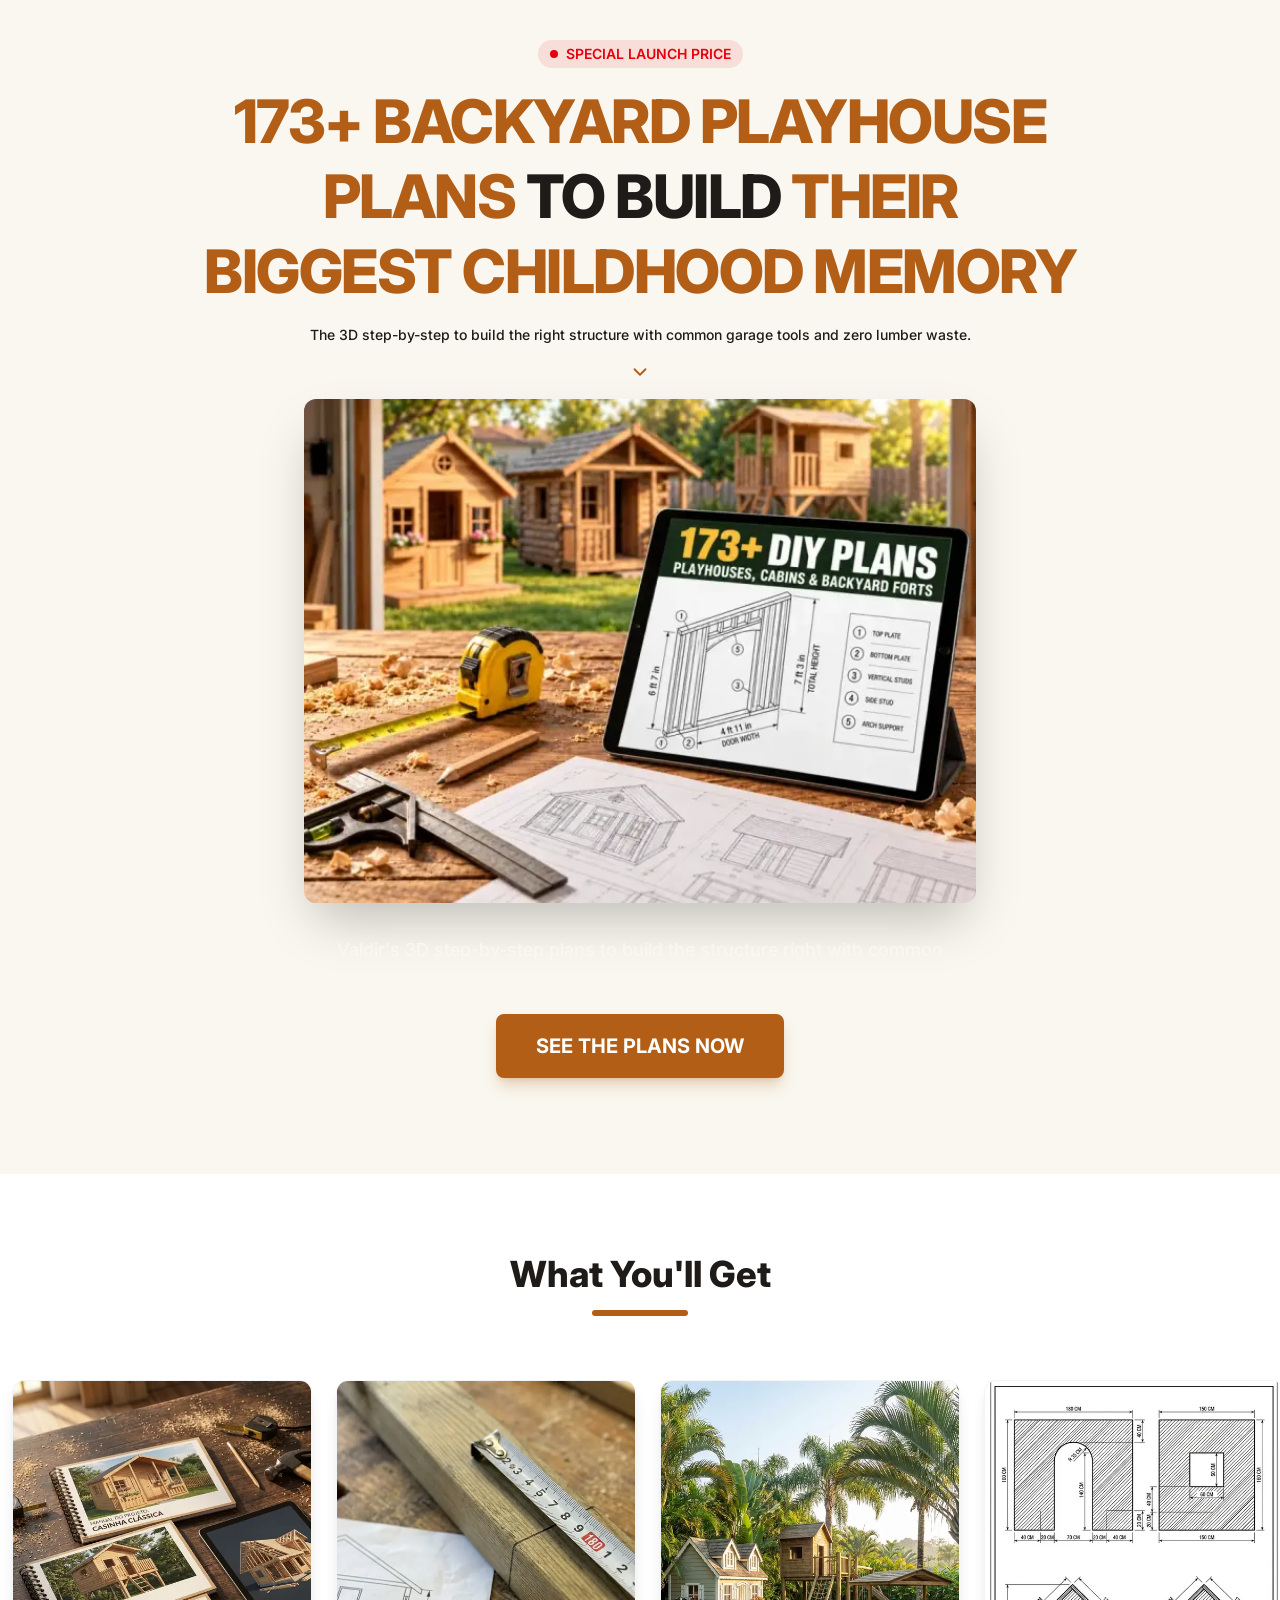
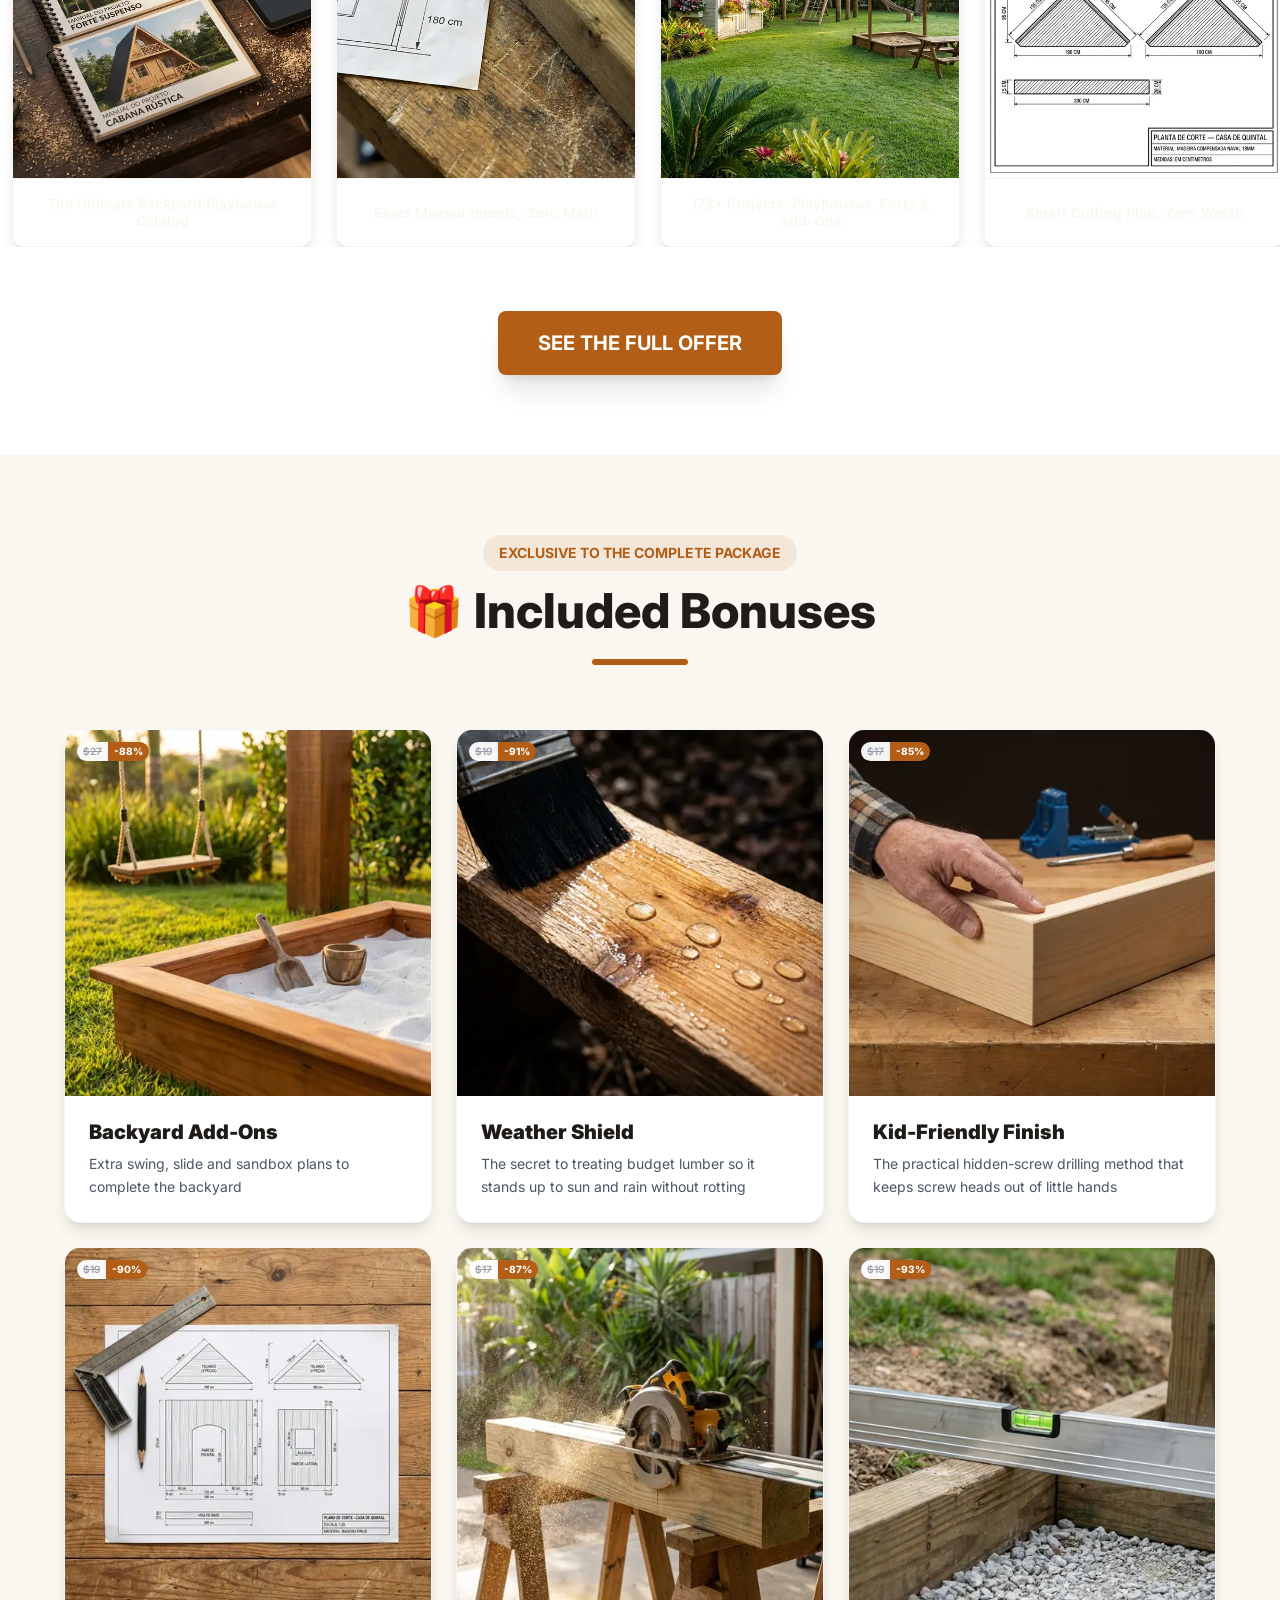
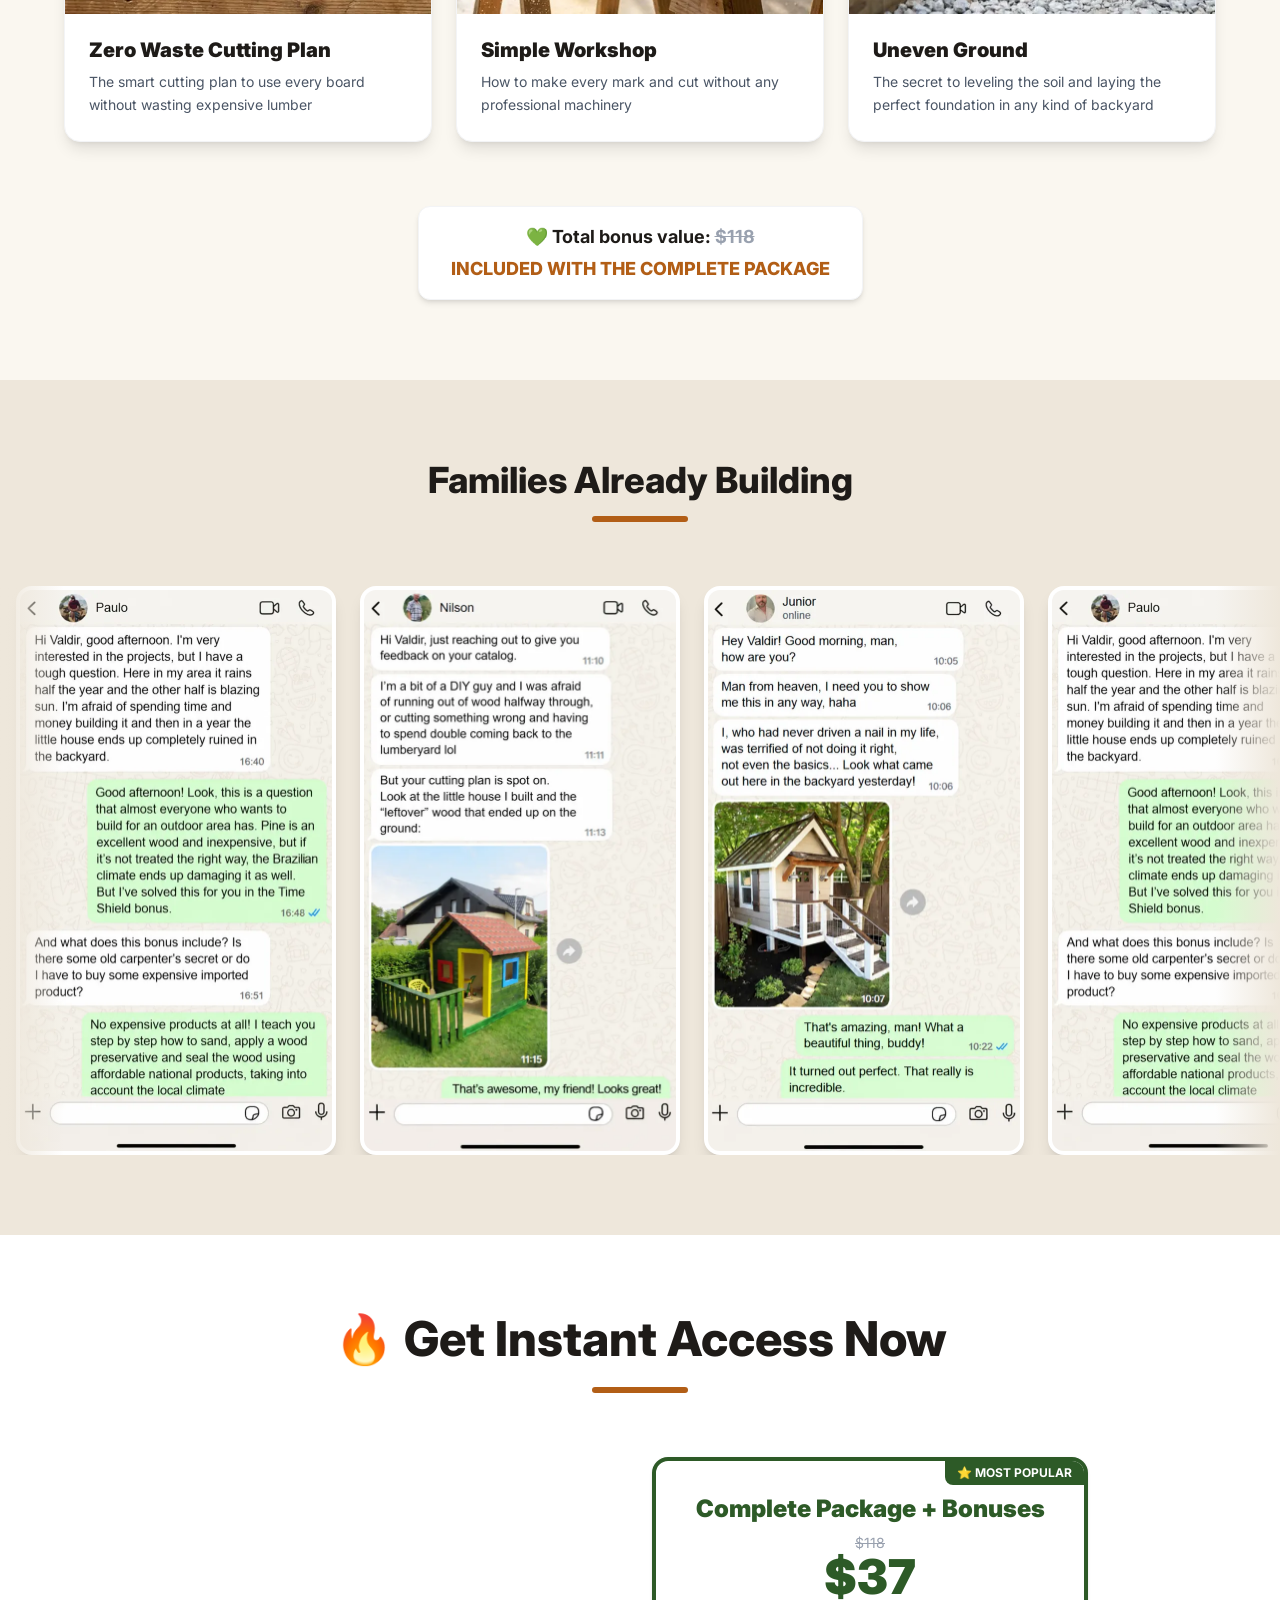
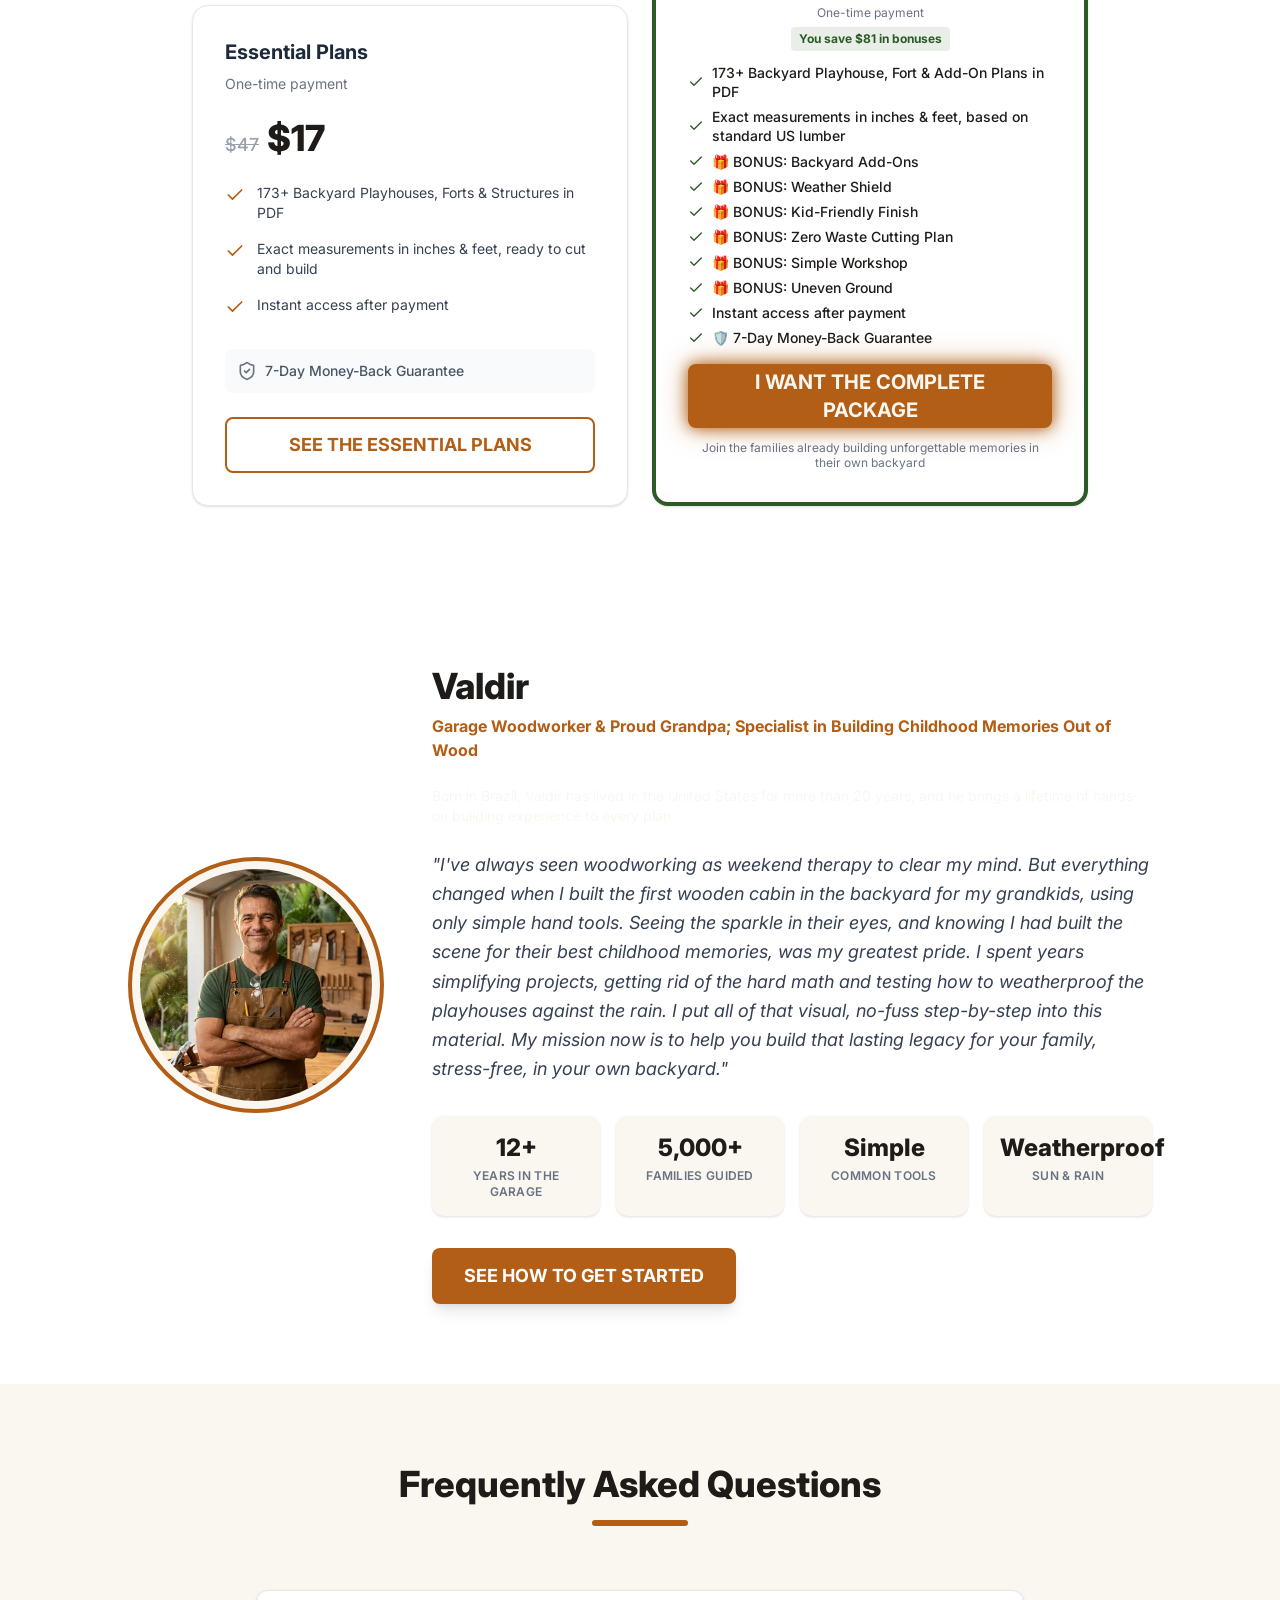
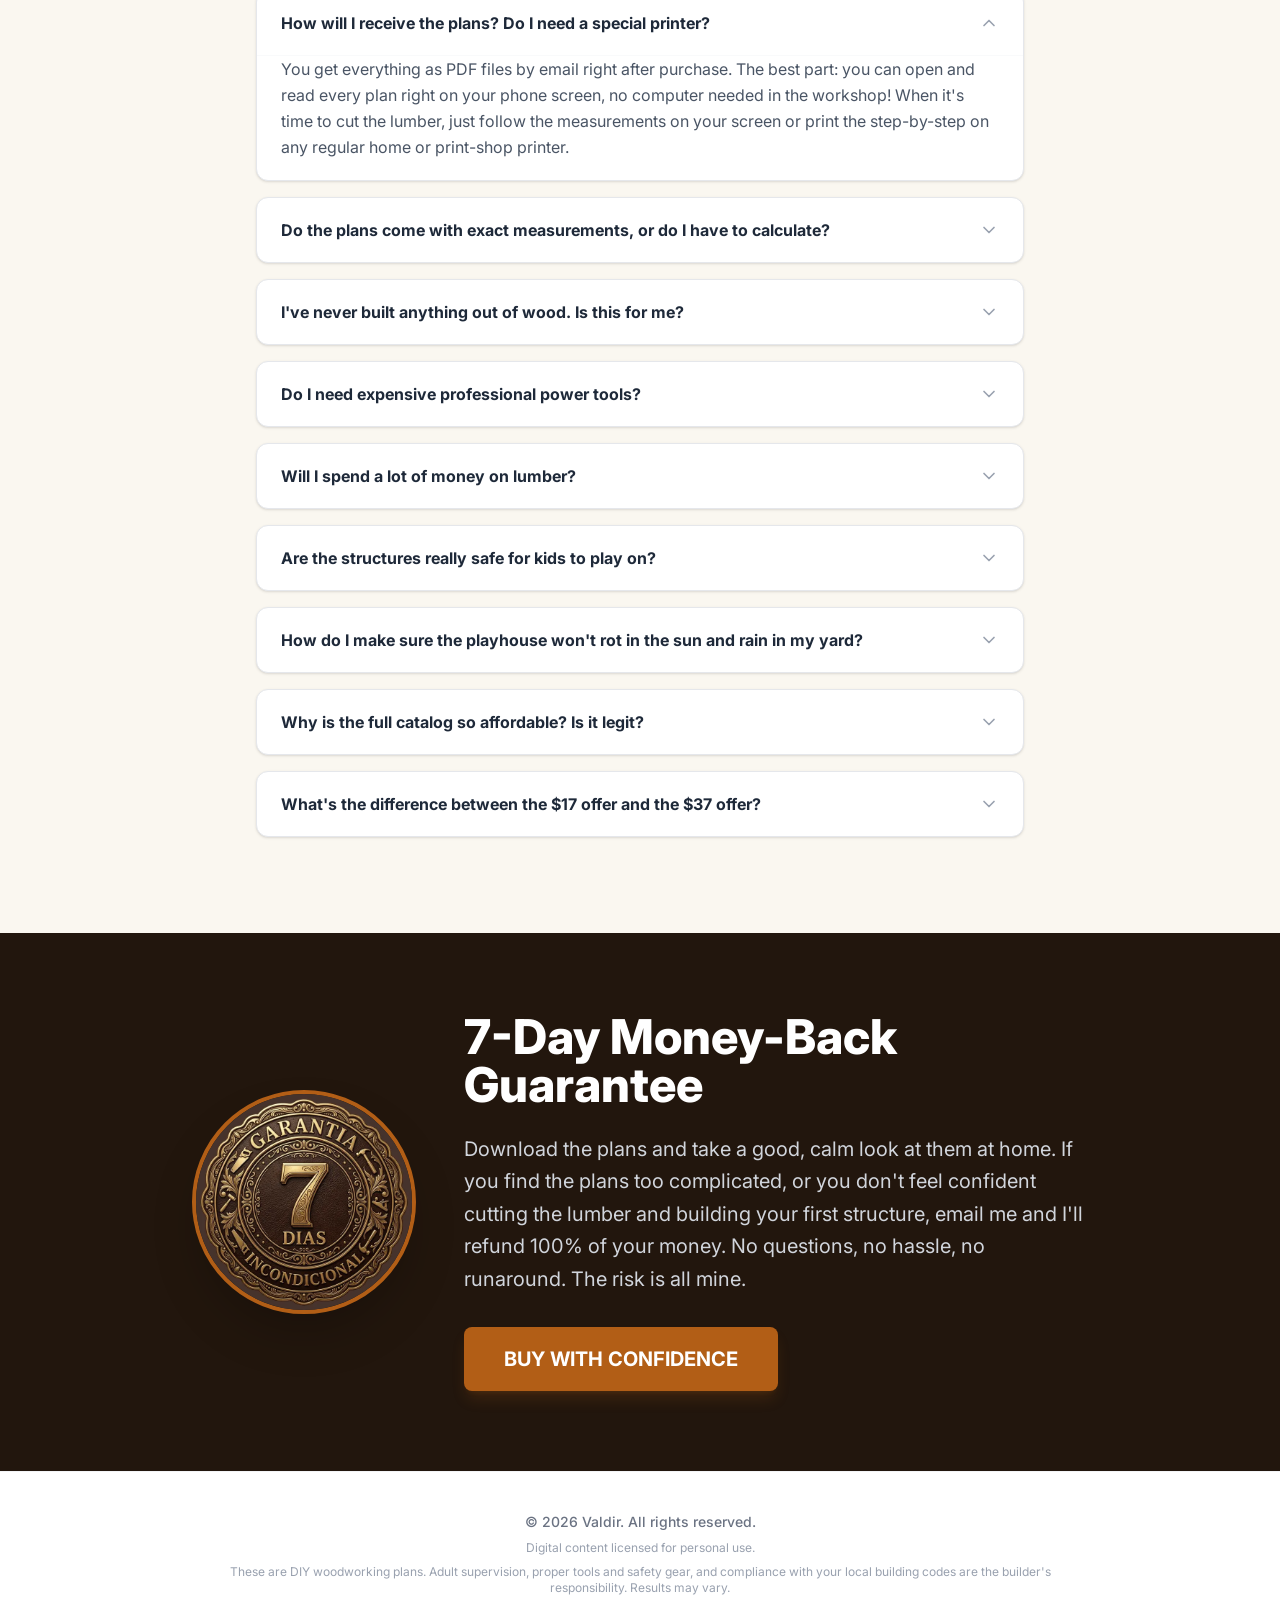
<file: index.html>
<!doctype html>
<html lang="en">
  <head>
    <meta charset="UTF-8" />
    <meta name="viewport" content="width=device-width, initial-scale=1.0" />
    <title>173+ Backyard Playhouse Plans</title>
    <meta name="description" content="173+ backyard playhouse, fort and play-set plans with 3D step-by-step guides, exact measurements in inches and feet, and a zero-waste cutting plan." />
    <link rel="preconnect" href="https://fonts.googleapis.com" />
    <link rel="preconnect" href="https://fonts.gstatic.com" crossorigin />
    <link rel="preload" as="image" href="img/hero-640.webp" imagesrcset="img/hero-640.webp 640w, img/hero.webp 1000w" imagesizes="(max-width: 768px) 92vw, 600px" fetchpriority="high" />
    <link rel="stylesheet" href="https://fonts.googleapis.com/css2?family=Inter:wght@400;500;600;700;800&display=swap" media="print" onload="this.media='all'" />
    <noscript><link rel="stylesheet" href="https://fonts.googleapis.com/css2?family=Inter:wght@400;500;600;700;800&display=swap" /></noscript>
    <style>/*! tailwindcss v4.3.1 | MIT License | https://tailwindcss.com */@layer properties{@supports (((-webkit-hyphens:none)) and (not (margin-trim:inline))) or ((-moz-orient:inline) and (not (color:rgb(from red r g b)))){*,:before,:after,::backdrop{--tw-space-y-reverse:0;--tw-border-style:solid;--tw-gradient-position:initial;--tw-gradient-from:#0000;--tw-gradient-via:#0000;--tw-gradient-to:#0000;--tw-gradient-stops:initial;--tw-gradient-via-stops:initial;--tw-gradient-from-position:0%;--tw-gradient-via-position:50%;--tw-gradient-to-position:100%;--tw-leading:initial;--tw-font-weight:initial;--tw-tracking:initial;--tw-shadow:0 0 #0000;--tw-shadow-color:initial;--tw-shadow-alpha:100%;--tw-inset-shadow:0 0 #0000;--tw-inset-shadow-color:initial;--tw-inset-shadow-alpha:100%;--tw-ring-color:initial;--tw-ring-shadow:0 0 #0000;--tw-inset-ring-color:initial;--tw-inset-ring-shadow:0 0 #0000;--tw-ring-inset:initial;--tw-ring-offset-width:0px;--tw-ring-offset-color:#fff;--tw-ring-offset-shadow:0 0 #0000;--tw-outline-style:solid;--tw-duration:initial;--tw-scale-x:1;--tw-scale-y:1;--tw-scale-z:1;--tw-translate-x:0;--tw-translate-y:0;--tw-translate-z:0}}}@layer theme{:root,:host{--font-sans:"Inter", ui-sans-serif, system-ui, sans-serif;--font-mono:ui-monospace, SFMono-Regular, Menlo, Monaco, Consolas, "Liberation Mono", "Courier New", monospace;--color-red-600:oklch(57.7% .245 27.325);--color-orange-50:oklch(98% .016 73.684);--color-orange-400:oklch(75% .183 55.934);--color-orange-500:oklch(70.5% .213 47.604);--color-gray-50:oklch(98.5% .002 247.839);--color-gray-100:oklch(96.7% .003 264.542);--color-gray-200:oklch(92.8% .006 264.531);--color-gray-300:oklch(87.2% .01 258.338);--color-gray-400:oklch(70.7% .022 261.325);--color-gray-500:oklch(55.1% .027 264.364);--color-gray-600:oklch(44.6% .03 256.802);--color-gray-700:oklch(37.3% .034 259.733);--color-gray-800:oklch(27.8% .033 256.848);--color-black:#000;--color-white:#fff;--spacing:.25rem;--container-sm:24rem;--container-2xl:42rem;--container-3xl:48rem;--container-4xl:56rem;--container-5xl:64rem;--container-6xl:72rem;--text-xs:.75rem;--text-xs--line-height:calc(1 / .75);--text-sm:.875rem;--text-sm--line-height:calc(1.25 / .875);--text-lg:1.125rem;--text-lg--line-height:calc(1.75 / 1.125);--text-xl:1.25rem;--text-xl--line-height:calc(1.75 / 1.25);--text-2xl:1.5rem;--text-2xl--line-height:calc(2 / 1.5);--text-3xl:1.875rem;--text-3xl--line-height: 1.2 ;--text-4xl:2.25rem;--text-4xl--line-height:calc(2.5 / 2.25);--text-5xl:3rem;--text-5xl--line-height:1;--text-6xl:3.75rem;--text-6xl--line-height:1;--font-weight-medium:500;--font-weight-semibold:600;--font-weight-bold:700;--font-weight-extrabold:800;--font-weight-black:900;--tracking-tight:-.025em;--tracking-wide:.025em;--leading-tight:1.25;--leading-snug:1.375;--leading-relaxed:1.625;--radius-lg:.5rem;--radius-xl:.75rem;--radius-2xl:1rem;--animate-pulse:pulse 2s cubic-bezier(.4, 0, .6, 1) infinite;--default-transition-duration:.15s;--default-transition-timing-function:cubic-bezier(.4, 0, .2, 1);--default-font-family:var(--font-sans);--default-mono-font-family:var(--font-mono);--color-primary:#b25e16;--color-primary-hover:#914b0e;--color-secondary:#2d5a27;--color-mustard:#b8860b;--color-base:#faf7f0;--color-base-dark:#eee7db;--color-guarantee:#22160d;--color-text:#1e1b18}}@layer base{*,:after,:before,::backdrop{box-sizing:border-box;border:0 solid;margin:0;padding:0}::file-selector-button{box-sizing:border-box;border:0 solid;margin:0;padding:0}html,:host{-webkit-text-size-adjust:100%;-moz-tab-size:4;tab-size:4;line-height:1.5;font-family:var(--default-font-family,ui-sans-serif, system-ui, sans-serif, "Apple Color Emoji", "Segoe UI Emoji", "Segoe UI Symbol", "Noto Color Emoji");font-feature-settings:var(--default-font-feature-settings,normal);font-variation-settings:var(--default-font-variation-settings,normal);-webkit-tap-highlight-color:transparent}hr{height:0;color:inherit;border-top-width:1px}abbr:where([title]){-webkit-text-decoration:underline dotted;text-decoration:underline dotted}h1,h2,h3,h4,h5,h6{font-size:inherit;font-weight:inherit}a{color:inherit;-webkit-text-decoration:inherit;text-decoration:inherit}b,strong{font-weight:bolder}code,kbd,samp,pre{font-family:var(--default-mono-font-family,ui-monospace, SFMono-Regular, Menlo, Monaco, Consolas, "Liberation Mono", "Courier New", monospace);font-feature-settings:var(--default-mono-font-feature-settings,normal);font-variation-settings:var(--default-mono-font-variation-settings,normal);font-size:1em}small{font-size:80%}sub,sup{vertical-align:baseline;font-size:75%;line-height:0;position:relative}sub{bottom:-.25em}sup{top:-.5em}table{text-indent:0;border-color:inherit;border-collapse:collapse}:-moz-focusring{outline:auto}progress{vertical-align:baseline}summary{display:list-item}ol,ul,menu{list-style:none}img,svg,video,canvas,audio,iframe,embed,object{vertical-align:middle;display:block}img,video{max-width:100%;height:auto}button,input,select,optgroup,textarea{font:inherit;font-feature-settings:inherit;font-variation-settings:inherit;letter-spacing:inherit;color:inherit;opacity:1;background-color:#0000;border-radius:0}::file-selector-button{font:inherit;font-feature-settings:inherit;font-variation-settings:inherit;letter-spacing:inherit;color:inherit;opacity:1;background-color:#0000;border-radius:0}:where(select:is([multiple],[size])) optgroup{font-weight:bolder}:where(select:is([multiple],[size])) optgroup option{padding-inline-start:20px}::file-selector-button{margin-inline-end:4px}::placeholder{opacity:1}@supports (not ((-webkit-appearance:-apple-pay-button))) or (contain-intrinsic-size:1px){::placeholder{color:currentColor}@supports (color:color-mix(in lab,red,red)){::placeholder{color:color-mix(in oklab,currentcolor 50%,transparent)}}}textarea{resize:vertical}::-webkit-search-decoration{-webkit-appearance:none}::-webkit-date-and-time-value{min-height:1lh;text-align:inherit}::-webkit-datetime-edit{display:inline-flex}::-webkit-datetime-edit-fields-wrapper{padding:0}::-webkit-datetime-edit{padding-block:0}::-webkit-datetime-edit-year-field{padding-block:0}::-webkit-datetime-edit-month-field{padding-block:0}::-webkit-datetime-edit-day-field{padding-block:0}::-webkit-datetime-edit-hour-field{padding-block:0}::-webkit-datetime-edit-minute-field{padding-block:0}::-webkit-datetime-edit-second-field{padding-block:0}::-webkit-datetime-edit-millisecond-field{padding-block:0}::-webkit-datetime-edit-meridiem-field{padding-block:0}::-webkit-calendar-picker-indicator{line-height:1}:-moz-ui-invalid{box-shadow:none}button,input:where([type=button],[type=reset],[type=submit]){-webkit-appearance:button;-moz-appearance:button;appearance:button}::file-selector-button{-webkit-appearance:button;-moz-appearance:button;appearance:button}::-webkit-inner-spin-button{height:auto}::-webkit-outer-spin-button{height:auto}[hidden]:where(:not([hidden=until-found])){display:none!important}}@layer components;@layer utilities{.absolute{position:absolute}.fixed{position:fixed}.relative{position:relative}.inset-0{top:0;right:0;bottom:0;left:0}.top-0{top:0}.top-1\.5{top:calc(var(--spacing) * 1.5)}.top-4{top:calc(var(--spacing) * 4)}.right-0{right:0}.right-4{right:calc(var(--spacing) * 4)}.bottom-0{bottom:0}.left-0{left:0}.left-1\.5{left:calc(var(--spacing) * 1.5)}.z-10{z-index:10}.z-50{z-index:50}.mx-auto{margin-inline:auto}.mt-0\.5{margin-top:calc(var(--spacing) * .5)}.mt-1{margin-top:var(--spacing)}.mt-1\.5{margin-top:calc(var(--spacing) * 1.5)}.mt-2{margin-top:calc(var(--spacing) * 2)}.mt-3{margin-top:calc(var(--spacing) * 3)}.mt-6{margin-top:calc(var(--spacing) * 6)}.mt-16{margin-top:calc(var(--spacing) * 16)}.mt-auto{margin-top:auto}.mr-2{margin-right:calc(var(--spacing) * 2)}.mr-3{margin-right:calc(var(--spacing) * 3)}.mb-0\.5{margin-bottom:calc(var(--spacing) * .5)}.mb-1{margin-bottom:var(--spacing)}.mb-2{margin-bottom:calc(var(--spacing) * 2)}.mb-3{margin-bottom:calc(var(--spacing) * 3)}.mb-4{margin-bottom:calc(var(--spacing) * 4)}.mb-5{margin-bottom:calc(var(--spacing) * 5)}.mb-6{margin-bottom:calc(var(--spacing) * 6)}.mb-8{margin-bottom:calc(var(--spacing) * 8)}.flex{display:flex}.grid{display:grid}.inline{display:inline}.inline-block{display:inline-block}.inline-flex{display:inline-flex}.aspect-\[3\/4\]{aspect-ratio:3/4}.aspect-\[9\/16\]{aspect-ratio:9/16}.aspect-square{aspect-ratio:1}.h-1\.5{height:calc(var(--spacing) * 1.5)}.h-2{height:calc(var(--spacing) * 2)}.h-4{height:calc(var(--spacing) * 4)}.h-5{height:calc(var(--spacing) * 5)}.h-12{height:calc(var(--spacing) * 12)}.h-48{height:calc(var(--spacing) * 48)}.h-\[80px\]{height:80px}.h-full{height:100%}.max-h-\[90vh\]{max-height:90vh}.min-h-screen{min-height:100vh}.w-2{width:calc(var(--spacing) * 2)}.w-4{width:calc(var(--spacing) * 4)}.w-5{width:calc(var(--spacing) * 5)}.w-16{width:calc(var(--spacing) * 16)}.w-24{width:calc(var(--spacing) * 24)}.w-48{width:calc(var(--spacing) * 48)}.w-\[260px\]{width:260px}.w-\[280px\]{width:280px}.w-full{width:100%}.max-w-2xl{max-width:var(--container-2xl)}.max-w-3xl{max-width:var(--container-3xl)}.max-w-4xl{max-width:var(--container-4xl)}.max-w-5xl{max-width:var(--container-5xl)}.max-w-6xl{max-width:var(--container-6xl)}.max-w-sm{max-width:var(--container-sm)}.min-w-\[20px\]{min-width:20px}.flex-1{flex:1}.flex-none{flex:none}.shrink-0{flex-shrink:0}.rotate-180{rotate:180deg}.animate-pulse{animation:var(--animate-pulse)}.cursor-pointer{cursor:pointer}.scroll-mt-10{scroll-margin-top:calc(var(--spacing) * 10)}.scroll-mt-20{scroll-margin-top:calc(var(--spacing) * 20)}.grid-cols-1{grid-template-columns:repeat(1,minmax(0,1fr))}.grid-cols-2{grid-template-columns:repeat(2,minmax(0,1fr))}.grid-cols-3{grid-template-columns:repeat(3,minmax(0,1fr))}.flex-col{flex-direction:column}.items-baseline{align-items:baseline}.items-center{align-items:center}.items-start{align-items:flex-start}.items-stretch{align-items:stretch}.justify-between{justify-content:space-between}.justify-center{justify-content:center}.gap-1\.5{gap:calc(var(--spacing) * 1.5)}.gap-2{gap:calc(var(--spacing) * 2)}.gap-4{gap:calc(var(--spacing) * 4)}.gap-6{gap:calc(var(--spacing) * 6)}.gap-12{gap:calc(var(--spacing) * 12)}:where(.space-y-1\.5>:not(:last-child)){--tw-space-y-reverse:0;margin-block-start:calc(calc(var(--spacing) * 1.5) * var(--tw-space-y-reverse));margin-block-end:calc(calc(var(--spacing) * 1.5) * calc(1 - var(--tw-space-y-reverse)))}:where(.space-y-2>:not(:last-child)){--tw-space-y-reverse:0;margin-block-start:calc(calc(var(--spacing) * 2) * var(--tw-space-y-reverse));margin-block-end:calc(calc(var(--spacing) * 2) * calc(1 - var(--tw-space-y-reverse)))}:where(.space-y-4>:not(:last-child)){--tw-space-y-reverse:0;margin-block-start:calc(calc(var(--spacing) * 4) * var(--tw-space-y-reverse));margin-block-end:calc(calc(var(--spacing) * 4) * calc(1 - var(--tw-space-y-reverse)))}.overflow-hidden{overflow:hidden}.overflow-x-hidden{overflow-x:hidden}.overflow-y-auto{overflow-y:auto}.rounded{border-radius:.25rem}.rounded-2xl{border-radius:var(--radius-2xl)}.rounded-full{border-radius:3.40282e38px}.rounded-lg{border-radius:var(--radius-lg)}.rounded-xl{border-radius:var(--radius-xl)}.rounded-l-full{border-top-left-radius:3.40282e38px;border-bottom-left-radius:3.40282e38px}.rounded-r-full{border-top-right-radius:3.40282e38px;border-bottom-right-radius:3.40282e38px}.rounded-bl-lg{border-bottom-left-radius:var(--radius-lg)}.border{border-style:var(--tw-border-style);border-width:1px}.border-2{border-style:var(--tw-border-style);border-width:2px}.border-4{border-style:var(--tw-border-style);border-width:4px}.border-t{border-top-style:var(--tw-border-style);border-top-width:1px}.border-gray-50{border-color:var(--color-gray-50)}.border-gray-100{border-color:var(--color-gray-100)}.border-gray-200{border-color:var(--color-gray-200)}.border-orange-400{border-color:var(--color-orange-400)}.border-primary{border-color:var(--color-primary)}.border-secondary{border-color:var(--color-secondary)}.border-white{border-color:var(--color-white)}.bg-base{background-color:var(--color-base)}.bg-base-dark{background-color:var(--color-base-dark)}.bg-black\/60{background-color:#0009}@supports (color:color-mix(in lab,red,red)){.bg-black\/60{background-color:color-mix(in oklab,var(--color-black) 60%,transparent)}}.bg-gray-50{background-color:var(--color-gray-50)}.bg-gray-100{background-color:var(--color-gray-100)}.bg-guarantee{background-color:var(--color-guarantee)}.bg-mustard{background-color:var(--color-mustard)}.bg-primary{background-color:var(--color-primary)}.bg-primary\/10{background-color:#b25e161a}@supports (color:color-mix(in lab,red,red)){.bg-primary\/10{background-color:color-mix(in oklab,var(--color-primary) 10%,transparent)}}.bg-red-600{background-color:var(--color-red-600)}.bg-red-600\/10{background-color:#e400141a}@supports (color:color-mix(in lab,red,red)){.bg-red-600\/10{background-color:color-mix(in oklab,var(--color-red-600) 10%,transparent)}}.bg-secondary{background-color:var(--color-secondary)}.bg-secondary\/10{background-color:#2d5a271a}@supports (color:color-mix(in lab,red,red)){.bg-secondary\/10{background-color:color-mix(in oklab,var(--color-secondary) 10%,transparent)}}.bg-white{background-color:var(--color-white)}.bg-white\/95{background-color:#fffffff2}@supports (color:color-mix(in lab,red,red)){.bg-white\/95{background-color:color-mix(in oklab,var(--color-white) 95%,transparent)}}.bg-gradient-to-l{--tw-gradient-position:to left in oklab;background-image:linear-gradient(var(--tw-gradient-stops))}.bg-gradient-to-r{--tw-gradient-position:to right in oklab;background-image:linear-gradient(var(--tw-gradient-stops))}.from-base-dark{--tw-gradient-from:var(--color-base-dark);--tw-gradient-stops:var(--tw-gradient-via-stops,var(--tw-gradient-position), var(--tw-gradient-from) var(--tw-gradient-from-position), var(--tw-gradient-to) var(--tw-gradient-to-position))}.to-transparent{--tw-gradient-to:transparent;--tw-gradient-stops:var(--tw-gradient-via-stops,var(--tw-gradient-position), var(--tw-gradient-from) var(--tw-gradient-from-position), var(--tw-gradient-to) var(--tw-gradient-to-position))}.object-contain{object-fit:contain}.object-cover{object-fit:cover}.p-2{padding:calc(var(--spacing) * 2)}.p-3{padding:calc(var(--spacing) * 3)}.p-4{padding:calc(var(--spacing) * 4)}.p-5{padding:calc(var(--spacing) * 5)}.p-6{padding:calc(var(--spacing) * 6)}.p-8{padding:calc(var(--spacing) * 8)}.px-1\.5{padding-inline:calc(var(--spacing) * 1.5)}.px-2{padding-inline:calc(var(--spacing) * 2)}.px-3{padding-inline:calc(var(--spacing) * 3)}.px-4{padding-inline:calc(var(--spacing) * 4)}.px-6{padding-inline:calc(var(--spacing) * 6)}.px-8{padding-inline:calc(var(--spacing) * 8)}.py-0\.5{padding-block:calc(var(--spacing) * .5)}.py-1{padding-block:var(--spacing)}.py-1\.5{padding-block:calc(var(--spacing) * 1.5)}.py-2{padding-block:calc(var(--spacing) * 2)}.py-4{padding-block:calc(var(--spacing) * 4)}.py-5{padding-block:calc(var(--spacing) * 5)}.py-8{padding-block:calc(var(--spacing) * 8)}.py-10{padding-block:calc(var(--spacing) * 10)}.pt-5{padding-top:calc(var(--spacing) * 5)}.pt-10{padding-top:calc(var(--spacing) * 10)}.pr-4{padding-right:calc(var(--spacing) * 4)}.pb-5{padding-bottom:calc(var(--spacing) * 5)}.pb-16{padding-bottom:calc(var(--spacing) * 16)}.text-center{text-align:center}.text-left{text-align:left}.font-sans{font-family:var(--font-sans)}.text-2xl{font-size:var(--text-2xl);line-height:var(--tw-leading,var(--text-2xl--line-height))}.text-3xl{font-size:var(--text-3xl);line-height:var(--tw-leading,var(--text-3xl--line-height))}.text-4xl{font-size:var(--text-4xl);line-height:var(--tw-leading,var(--text-4xl--line-height))}.text-lg{font-size:var(--text-lg);line-height:var(--tw-leading,var(--text-lg--line-height))}.text-sm{font-size:var(--text-sm);line-height:var(--tw-leading,var(--text-sm--line-height))}.text-xl{font-size:var(--text-xl);line-height:var(--tw-leading,var(--text-xl--line-height))}.text-xs{font-size:var(--text-xs);line-height:var(--tw-leading,var(--text-xs--line-height))}.text-\[8px\]{font-size:8px}.text-\[9px\]{font-size:9px}.text-\[10px\]{font-size:10px}.text-\[13px\]{font-size:13px}.leading-relaxed{--tw-leading:var(--leading-relaxed);line-height:var(--leading-relaxed)}.leading-snug{--tw-leading:var(--leading-snug);line-height:var(--leading-snug)}.leading-tight{--tw-leading:var(--leading-tight);line-height:var(--leading-tight)}.font-black{--tw-font-weight:var(--font-weight-black);font-weight:var(--font-weight-black)}.font-bold{--tw-font-weight:var(--font-weight-bold);font-weight:var(--font-weight-bold)}.font-extrabold{--tw-font-weight:var(--font-weight-extrabold);font-weight:var(--font-weight-extrabold)}.font-medium{--tw-font-weight:var(--font-weight-medium);font-weight:var(--font-weight-medium)}.font-semibold{--tw-font-weight:var(--font-weight-semibold);font-weight:var(--font-weight-semibold)}.tracking-tight{--tw-tracking:var(--tracking-tight);letter-spacing:var(--tracking-tight)}.tracking-wide{--tw-tracking:var(--tracking-wide);letter-spacing:var(--tracking-wide)}.whitespace-normal{white-space:normal}.whitespace-nowrap{white-space:nowrap}.text-base{color:var(--color-base)}.text-gray-300{color:var(--color-gray-300)}.text-gray-400{color:var(--color-gray-400)}.text-gray-500{color:var(--color-gray-500)}.text-gray-600{color:var(--color-gray-600)}.text-gray-700{color:var(--color-gray-700)}.text-gray-800{color:var(--color-gray-800)}.text-guarantee{color:var(--color-guarantee)}.text-primary{color:var(--color-primary)}.text-red-600{color:var(--color-red-600)}.text-secondary{color:var(--color-secondary)}.text-text{color:var(--color-text)}.text-white{color:var(--color-white)}.uppercase{text-transform:uppercase}.italic{font-style:italic}.line-through{text-decoration-line:line-through}.antialiased{-webkit-font-smoothing:antialiased;-moz-osx-font-smoothing:grayscale}.opacity-50{opacity:.5}.shadow-2xl{--tw-shadow:0 25px 50px -12px var(--tw-shadow-color,#00000040);box-shadow:var(--tw-inset-shadow),var(--tw-inset-ring-shadow),var(--tw-ring-offset-shadow),var(--tw-ring-shadow),var(--tw-shadow)}.shadow-\[0_0_40px_rgba\(45\,90\,39\,0\.4\)\]{--tw-shadow:0 0 40px var(--tw-shadow-color,#2d5a2766);box-shadow:var(--tw-inset-shadow),var(--tw-inset-ring-shadow),var(--tw-ring-offset-shadow),var(--tw-ring-shadow),var(--tw-shadow)}.shadow-lg{--tw-shadow:0 10px 15px -3px var(--tw-shadow-color,#0000001a), 0 4px 6px -4px var(--tw-shadow-color,#0000001a);box-shadow:var(--tw-inset-shadow),var(--tw-inset-ring-shadow),var(--tw-ring-offset-shadow),var(--tw-ring-shadow),var(--tw-shadow)}.shadow-md{--tw-shadow:0 4px 6px -1px var(--tw-shadow-color,#0000001a), 0 2px 4px -2px var(--tw-shadow-color,#0000001a);box-shadow:var(--tw-inset-shadow),var(--tw-inset-ring-shadow),var(--tw-ring-offset-shadow),var(--tw-ring-shadow),var(--tw-shadow)}.shadow-sm{--tw-shadow:0 1px 3px 0 var(--tw-shadow-color,#0000001a), 0 1px 2px -1px var(--tw-shadow-color,#0000001a);box-shadow:var(--tw-inset-shadow),var(--tw-inset-ring-shadow),var(--tw-ring-offset-shadow),var(--tw-ring-shadow),var(--tw-shadow)}.shadow-xl{--tw-shadow:0 20px 25px -5px var(--tw-shadow-color,#0000001a), 0 8px 10px -6px var(--tw-shadow-color,#0000001a);box-shadow:var(--tw-inset-shadow),var(--tw-inset-ring-shadow),var(--tw-ring-offset-shadow),var(--tw-ring-shadow),var(--tw-shadow)}.shadow-primary\/20{--tw-shadow-color:#b25e1633}@supports (color:color-mix(in lab,red,red)){.shadow-primary\/20{--tw-shadow-color:color-mix(in oklab, color-mix(in oklab, var(--color-primary) 20%, transparent) var(--tw-shadow-alpha), transparent)}}.shadow-primary\/25{--tw-shadow-color:#b25e1640}@supports (color:color-mix(in lab,red,red)){.shadow-primary\/25{--tw-shadow-color:color-mix(in oklab, color-mix(in oklab, var(--color-primary) 25%, transparent) var(--tw-shadow-alpha), transparent)}}.outline{outline-style:var(--tw-outline-style);outline-width:1px}.transition{transition-property:color,background-color,border-color,outline-color,text-decoration-color,fill,stroke,--tw-gradient-from,--tw-gradient-via,--tw-gradient-to,opacity,box-shadow,transform,translate,scale,rotate,filter,-webkit-backdrop-filter,backdrop-filter,display,content-visibility,overlay,pointer-events;transition-timing-function:var(--tw-ease,var(--default-transition-timing-function));transition-duration:var(--tw-duration,var(--default-transition-duration))}.transition-all{transition-property:all;transition-timing-function:var(--tw-ease,var(--default-transition-timing-function));transition-duration:var(--tw-duration,var(--default-transition-duration))}.transition-colors{transition-property:color,background-color,border-color,outline-color,text-decoration-color,fill,stroke,--tw-gradient-from,--tw-gradient-via,--tw-gradient-to;transition-timing-function:var(--tw-ease,var(--default-transition-timing-function));transition-duration:var(--tw-duration,var(--default-transition-duration))}.transition-transform{transition-property:transform,translate,scale,rotate;transition-timing-function:var(--tw-ease,var(--default-transition-timing-function));transition-duration:var(--tw-duration,var(--default-transition-duration))}.duration-300{--tw-duration:.3s;transition-duration:.3s}.duration-500{--tw-duration:.5s;transition-duration:.5s}.duration-700{--tw-duration:.7s;transition-duration:.7s}@media(hover:hover){.group-hover\:scale-105:is(:where(.group):hover *){--tw-scale-x:105%;--tw-scale-y:105%;--tw-scale-z:105%;scale:var(--tw-scale-x) var(--tw-scale-y)}}.selection\:bg-primary ::selection{background-color:var(--color-primary)}.selection\:bg-primary::selection{background-color:var(--color-primary)}.selection\:text-white ::selection{color:var(--color-white)}.selection\:text-white::selection{color:var(--color-white)}@media(hover:hover){.hover\:-translate-y-1:hover{--tw-translate-y:calc(var(--spacing) * -1);translate:var(--tw-translate-x) var(--tw-translate-y)}.hover\:scale-105:hover{--tw-scale-x:105%;--tw-scale-y:105%;--tw-scale-z:105%;scale:var(--tw-scale-x) var(--tw-scale-y)}.hover\:border-orange-500:hover{border-color:var(--color-orange-500)}.hover\:bg-\[\#3d4a2a\]:hover{background-color:#3d4a2a}.hover\:bg-\[\#9a7009\]:hover{background-color:#9a7009}.hover\:bg-gray-50:hover{background-color:var(--color-gray-50)}.hover\:bg-gray-100:hover{background-color:var(--color-gray-100)}.hover\:bg-orange-50:hover{background-color:var(--color-orange-50)}.hover\:bg-primary:hover{background-color:var(--color-primary)}.hover\:bg-primary-hover:hover{background-color:var(--color-primary-hover)}.hover\:text-gray-600:hover{color:var(--color-gray-600)}.hover\:text-gray-800:hover{color:var(--color-gray-800)}.hover\:text-white:hover{color:var(--color-white)}.hover\:shadow-xl:hover{--tw-shadow:0 20px 25px -5px var(--tw-shadow-color,#0000001a), 0 8px 10px -6px var(--tw-shadow-color,#0000001a);box-shadow:var(--tw-inset-shadow),var(--tw-inset-ring-shadow),var(--tw-ring-offset-shadow),var(--tw-ring-shadow),var(--tw-shadow)}}.focus\:bg-gray-50:focus{background-color:var(--color-gray-50)}.focus\:outline-none:focus{--tw-outline-style:none;outline-style:none}.active\:scale-95:active{--tw-scale-x:95%;--tw-scale-y:95%;--tw-scale-z:95%;scale:var(--tw-scale-x) var(--tw-scale-y)}.disabled\:pointer-events-none:disabled{pointer-events:none}.disabled\:opacity-50:disabled{opacity:.5}@media(min-width:40rem){.sm\:w-auto{width:auto}.sm\:p-8{padding:calc(var(--spacing) * 8)}.sm\:px-6{padding-inline:calc(var(--spacing) * 6)}.sm\:pt-10{padding-top:calc(var(--spacing) * 10)}.sm\:pb-24{padding-bottom:calc(var(--spacing) * 24)}.sm\:text-2xl{font-size:var(--text-2xl);line-height:var(--tw-leading,var(--text-2xl--line-height))}.sm\:text-5xl{font-size:var(--text-5xl);line-height:var(--tw-leading,var(--text-5xl--line-height))}.sm\:text-sm{font-size:var(--text-sm);line-height:var(--tw-leading,var(--text-sm--line-height))}.sm\:text-xl{font-size:var(--text-xl);line-height:var(--tw-leading,var(--text-xl--line-height))}.sm\:text-base{color:var(--color-base)}}@media(min-width:48rem){.md\:top-3{top:calc(var(--spacing) * 3)}.md\:left-3{left:calc(var(--spacing) * 3)}.md\:mb-2{margin-bottom:calc(var(--spacing) * 2)}.md\:mb-6{margin-bottom:calc(var(--spacing) * 6)}.md\:mb-8{margin-bottom:calc(var(--spacing) * 8)}.md\:mb-16{margin-bottom:calc(var(--spacing) * 16)}.md\:h-14{height:calc(var(--spacing) * 14)}.md\:h-16{height:calc(var(--spacing) * 16)}.md\:h-56{height:calc(var(--spacing) * 56)}.md\:h-64{height:calc(var(--spacing) * 64)}.md\:w-56{width:calc(var(--spacing) * 56)}.md\:w-64{width:calc(var(--spacing) * 64)}.md\:w-\[300px\]{width:300px}.md\:w-\[320px\]{width:320px}.md\:w-auto{width:auto}.md\:grid-cols-2{grid-template-columns:repeat(2,minmax(0,1fr))}.md\:grid-cols-4{grid-template-columns:repeat(4,minmax(0,1fr))}.md\:flex-row{flex-direction:row}.md\:gap-6{gap:calc(var(--spacing) * 6)}.md\:p-6{padding:calc(var(--spacing) * 6)}.md\:px-8{padding-inline:calc(var(--spacing) * 8)}.md\:px-10{padding-inline:calc(var(--spacing) * 10)}.md\:py-20{padding-block:calc(var(--spacing) * 20)}.md\:text-left{text-align:left}.md\:text-2xl{font-size:var(--text-2xl);line-height:var(--tw-leading,var(--text-2xl--line-height))}.md\:text-4xl{font-size:var(--text-4xl);line-height:var(--tw-leading,var(--text-4xl--line-height))}.md\:text-5xl{font-size:var(--text-5xl);line-height:var(--tw-leading,var(--text-5xl--line-height))}.md\:text-lg{font-size:var(--text-lg);line-height:var(--tw-leading,var(--text-lg--line-height))}.md\:text-sm{font-size:var(--text-sm);line-height:var(--tw-leading,var(--text-sm--line-height))}.md\:text-xl{font-size:var(--text-xl);line-height:var(--tw-leading,var(--text-xl--line-height))}.md\:text-\[10px\]{font-size:10px}.md\:leading-relaxed{--tw-leading:var(--leading-relaxed);line-height:var(--leading-relaxed)}.md\:text-base{color:var(--color-base)}}@media(min-width:64rem){.lg\:items-end{align-items:flex-end}.lg\:px-8{padding-inline:calc(var(--spacing) * 8)}.lg\:text-6xl{font-size:var(--text-6xl);line-height:var(--tw-leading,var(--text-6xl--line-height))}}}body{font-family:var(--font-sans);color:var(--color-text);-webkit-font-smoothing:antialiased;background-color:#fff}.no-scrollbar::-webkit-scrollbar{display:none}.no-scrollbar{-ms-overflow-style:none;scrollbar-width:none}.glow-effect{box-shadow:0 0 15px var(--color-primary),0 0 30px #b25e1666}@property --tw-space-y-reverse{syntax:"*";inherits:false;initial-value:0}@property --tw-border-style{syntax:"*";inherits:false;initial-value:solid}@property --tw-gradient-position{syntax:"*";inherits:false}@property --tw-gradient-from{syntax:"<color>";inherits:false;initial-value:#0000}@property --tw-gradient-via{syntax:"<color>";inherits:false;initial-value:#0000}@property --tw-gradient-to{syntax:"<color>";inherits:false;initial-value:#0000}@property --tw-gradient-stops{syntax:"*";inherits:false}@property --tw-gradient-via-stops{syntax:"*";inherits:false}@property --tw-gradient-from-position{syntax:"<length-percentage>";inherits:false;initial-value:0%}@property --tw-gradient-via-position{syntax:"<length-percentage>";inherits:false;initial-value:50%}@property --tw-gradient-to-position{syntax:"<length-percentage>";inherits:false;initial-value:100%}@property --tw-leading{syntax:"*";inherits:false}@property --tw-font-weight{syntax:"*";inherits:false}@property --tw-tracking{syntax:"*";inherits:false}@property --tw-shadow{syntax:"*";inherits:false;initial-value:0 0 #0000}@property --tw-shadow-color{syntax:"*";inherits:false}@property --tw-shadow-alpha{syntax:"<percentage>";inherits:false;initial-value:100%}@property --tw-inset-shadow{syntax:"*";inherits:false;initial-value:0 0 #0000}@property --tw-inset-shadow-color{syntax:"*";inherits:false}@property --tw-inset-shadow-alpha{syntax:"<percentage>";inherits:false;initial-value:100%}@property --tw-ring-color{syntax:"*";inherits:false}@property --tw-ring-shadow{syntax:"*";inherits:false;initial-value:0 0 #0000}@property --tw-inset-ring-color{syntax:"*";inherits:false}@property --tw-inset-ring-shadow{syntax:"*";inherits:false;initial-value:0 0 #0000}@property --tw-ring-inset{syntax:"*";inherits:false}@property --tw-ring-offset-width{syntax:"<length>";inherits:false;initial-value:0}@property --tw-ring-offset-color{syntax:"*";inherits:false;initial-value:#fff}@property --tw-ring-offset-shadow{syntax:"*";inherits:false;initial-value:0 0 #0000}@property --tw-outline-style{syntax:"*";inherits:false;initial-value:solid}@property --tw-duration{syntax:"*";inherits:false}@property --tw-scale-x{syntax:"*";inherits:false;initial-value:1}@property --tw-scale-y{syntax:"*";inherits:false;initial-value:1}@property --tw-scale-z{syntax:"*";inherits:false;initial-value:1}@property --tw-translate-x{syntax:"*";inherits:false;initial-value:0}@property --tw-translate-y{syntax:"*";inherits:false;initial-value:0}@property --tw-translate-z{syntax:"*";inherits:false;initial-value:0}@keyframes pulse{50%{opacity:.5}}
</style>
    <style>
      @keyframes marquee { from { transform: translateX(0); } to { transform: translateX(-50%); } }
      @keyframes bob { 0%, 100% { transform: translateY(0); } 50% { transform: translateY(8px); } }
      .marquee-track { animation: marquee 40s linear infinite; }
      .marquee-track.slow { animation-duration: 50s; }
      .marquee-track:hover { animation-play-state: paused; }
      .bob { animation: bob 1.5s ease-in-out infinite; }
      html { scroll-behavior: smooth; }
      body { overflow-x: hidden; }
      .faq-body { display: none; }
      .faq-open .faq-body { display: block; }
      .faq-open .faq-chevron { transform: rotate(180deg); }
      #popup { display: none; }
      #popup.open { display: flex; }
    </style>
    <!-- UTMify pixel -->
    <script>window.pixelId = "6ad9395b70b15b0b961e2d7a";</script>
    <script async defer src="https://cdn.utmify.com.br/scripts/pixel/pixel.js"></script>
    <!-- UTMify UTMs -->
    <script async defer src="https://cdn.utmify.com.br/scripts/utms/latest.js" data-utmify-prevent-subids></script>
    <!-- TODO: Meta Pixel / Clarity for the NEW English offer (do not reuse the Brazilian pixel IDs). -->
  </head>
  <body>
    <main class="min-h-screen bg-white font-sans text-text antialiased selection:bg-primary selection:text-white" id="app"></main>

    <script>
      /* ============================================================
         CONFIG — everything you need to change lives here
         ============================================================ */
      const CONFIG = {
        // Checkout links (USD products). Replace "#" with the real URLs.
        checkout: {
          essential: "https://pay.hotmart.com/N108130830V?off=sx888vju&checkoutMode=10", // $17  Essential Plans
          complete: "https://pay.hotmart.com/N108130830V?off=shtsleym&checkoutMode=10",  // $37  Complete Package + Bonuses
          downsell: "https://pay.hotmart.com/N108130830V?off=0m86lc8j&checkoutMode=10",  // $27  Complete Package (exit pop-up offer)
        },
        // Prices (display only)
        price: {
          essential: "$17", essentialWas: "$47",
          complete: "$37", completeWas: "$118", completeSave: "$81",
          downsell: "$27",
        },
        // Images — still the Brazilian ones. Replace with the English versions.
        images: {
          hero: "img/hero.webp",
          author: "img/author.webp",
          guarantee: "img/guarantee.webp",
          testimonials: [
            "img/testimonial-1.webp",
            "img/testimonial-2.webp",
            "img/testimonial-3.webp",
          ],
          gallery: [
            "img/gallery-1.webp",
            "img/gallery-2.webp",
            "img/gallery-3.webp",
            "img/gallery-4.webp",
            "img/gallery-5.webp",
            "img/gallery-6.webp",
            "img/gallery-7.webp",
            "img/gallery-8.webp",
            "img/gallery-9.webp",
            "img/gallery-10.webp",
          ],
          bonus: [
            "img/bonus-1.webp",
            "img/bonus-2.webp",
            "img/bonus-3.webp",
            "img/bonus-4.webp",
            "img/bonus-5.webp",
            "img/bonus-6.webp",
          ],
        },
      };

      /* ============================================================
         COPY
         ============================================================ */
      const P = CONFIG.price;
      const IMG = CONFIG.images;

      const galleryCaptions = [
        "The Ultimate Backyard Playhouse Catalog",
        "Exact Measurements; Zero Math",
        "173+ Projects: Playhouses, Forts & Add-Ons",
        "Smart Cutting Plan; Zero Waste",
        "Hidden Screws; Kid-Friendly Finish",
        "Perfect for First-Time Builders",
        "3D Drawings; Visual Step-by-Step",
        "Built to Handle Sun & Rain",
        "Your Weekend Therapy",
        "A Childhood Legacy, Unlocked Today",
      ];

      const bonuses = [
        { title: "Backyard Add-Ons", desc: "Extra swing, slide and sandbox plans to complete the backyard", value: "$27", discount: "88" },
        { title: "Weather Shield", desc: "The secret to treating budget lumber so it stands up to sun and rain without rotting", value: "$19", discount: "91" },
        { title: "Kid-Friendly Finish", desc: "The practical hidden-screw drilling method that keeps screw heads out of little hands", value: "$17", discount: "85" },
        { title: "Zero Waste Cutting Plan", desc: "The smart cutting plan to use every board without wasting expensive lumber", value: "$19", discount: "90" },
        { title: "Simple Workshop", desc: "How to make every mark and cut without any professional machinery", value: "$17", discount: "87" },
        { title: "Uneven Ground", desc: "The secret to leveling the soil and laying the perfect foundation in any kind of backyard", value: "$19", discount: "93" },
      ];

      const faqs = [
        { q: "How will I receive the plans? Do I need a special printer?",
          a: "You get everything as PDF files by email right after purchase. The best part: you can open and read every plan right on your phone screen, no computer needed in the workshop! When it's time to cut the lumber, just follow the measurements on your screen or print the step-by-step on any regular home or print-shop printer." },
        { q: "Do the plans come with exact measurements, or do I have to calculate?",
          a: "Exact measurements, fully calculated, in inches and feet. You don't have to do any math or work out tricky angles, because each plan lists the exact size of every piece of lumber and is based on standard US lumber sizes (2x4, 2x6, 4x8 plywood sheets and so on). The Zero Waste Cutting Plan bonus even shows you how to lay out every cut to save material." },
        { q: "I've never built anything out of wood. Is this for me?",
          a: "Yes! The catalog was designed for parents, grandparents and hobbyists who want to enjoy the therapy of woodworking for the first time. Every project comes with extremely visual, detailed 3D step-by-step drawings, making the build about as simple as putting together a block set." },
        { q: "Do I need expensive professional power tools?",
          a: "Not at all. You can build any of the structures with basic tools: a circular saw (or a handsaw), a drill and a standard cordless drill/driver. In the Simple Workshop guide you'll see exactly how to make every mark and cut without any industrial machinery." },
        { q: "Will I spend a lot of money on lumber?",
          a: "No. The structures are planned to be budget-friendly, using lumber you can find at any home improvement store: standard dimensional lumber such as pressure-treated pine and SPF 2x4s and 2x6s, plus plywood sheets. And with the Zero Waste Cutting Plan you buy only the boards you'll actually use, with close to zero waste." },
        { q: "Are the structures really safe for kids to play on?",
          a: "Safety was our top priority when designing the plans. The projects use reinforced joinery, and the Kid-Friendly Finish bonus teaches the hidden pocket-hole screw technique so screw heads aren't exposed, along with sanding tips to help avoid splinters. As with any DIY build, adult supervision, proper tools and following your local building codes are the builder's responsibility." },
        { q: "How do I make sure the playhouse won't rot in the sun and rain in my yard?",
          a: "Every structure was designed to stand up to outdoor weather. In the Weather Shield bonus you'll learn the exact step-by-step to waterproof, seal and treat budget lumber in a simple, quick way, so your gift lasts for many years in the backyard." },
        { q: "Why is the full catalog so affordable? Is it legit?",
          a: "Yes, access is completely secure and unlocked instantly. We charge this special introductory price so you can experience the precision of the material and lose the fear of getting started, knowing you'll probably want to build more projects from the catalog afterwards." },
        { q: `What's the difference between the ${P.essential} offer and the ${P.complete} offer?`,
          a: `With the ${P.essential} Essential Plans you get all 173+ playhouse, fort and backyard-structure plans. With the ${P.complete} Complete Package you get all 173+ plans plus the 6 bonuses: Backyard Add-Ons, Weather Shield, Kid-Friendly Finish, Zero Waste Cutting Plan, Simple Workshop and Uneven Ground.` },
      ];

      /* ============================================================
         ICONS (lucide)
         ============================================================ */
      const svg = (paths, cls = "", size = 24) =>
        `<svg xmlns="http://www.w3.org/2000/svg" width="${size}" height="${size}" viewBox="0 0 24 24" fill="none" stroke="currentColor" stroke-width="2" stroke-linecap="round" stroke-linejoin="round" class="${cls}" aria-hidden="true">${paths}</svg>`;
      const icoCheck = (cls) => svg('<path d="M20 6 9 17l-5-5"/>', cls);
      const icoChevron = (cls, size) => svg('<path d="m6 9 6 6 6-6"/>', cls, size);
      const icoShield = (cls) => svg('<path d="M20 13c0 5-3.5 7.5-7.66 8.95a1 1 0 0 1-.67-.01C7.5 20.5 4 18 4 13V6a1 1 0 0 1 1-1c2 0 4.5-1.2 6.24-2.72a1.17 1.17 0 0 1 1.52 0C14.51 3.81 17 5 19 5a1 1 0 0 1 1 1z"/><path d="m9 12 2 2 4-4"/>', cls);
      const icoX = (cls) => svg('<path d="M18 6 6 18"/><path d="m6 6 12 12"/>', cls, 20);

      /* ============================================================
         BUTTONS
         ============================================================ */
      const btnBase = "inline-flex items-center justify-center text-center rounded-lg font-bold transition-all focus:outline-none active:scale-95 hover:scale-[1.02]";
      const btnVariant = {
        primary: "bg-primary text-white hover:bg-primary-hover shadow-lg hover:shadow-xl",
        outline: "border-2 border-primary text-primary hover:bg-primary hover:text-white",
        ghost: "text-gray-600 hover:bg-gray-100",
      };
      const btnSize = {
        default: "h-12 px-6 text-base",
        lg: "h-12 md:h-14 px-6 md:px-8 text-sm md:text-lg",
        xl: "h-12 md:h-16 px-6 md:px-10 text-sm md:text-xl w-full sm:w-auto",
      };
      const withUtm = (url) => {
        if (!url || url === "#") return url;
        const qs = window.location.search.substring(1);
        if (!qs) return url;
        return url.includes("?") ? `${url}&${qs}` : `${url}?${qs}`;
      };
      const btn = ({ label, variant = "primary", size = "default", cls = "", action = "scroll", href = "", id = "", pulse = false }) =>
        `<a ${id ? `id="${id}"` : ""} data-action="${action}" data-href="${href}" href="${action === "link" ? href : "#oferta"}" class="${btnBase} ${btnVariant[variant]} ${btnSize[size]} ${pulse ? "animate-pulse glow-effect" : ""} ${cls}">${label}</a>`;

      /* ============================================================
         SECTIONS
         ============================================================ */
      const hero = `
        <section class="relative w-full bg-base overflow-hidden pt-5 pb-16 sm:pt-10 sm:pb-24 px-6 sm:px-6 lg:px-8 selection:bg-primary selection:text-white">
          <div class="absolute inset-0 bg-base opacity-50"></div>
          <div class="relative max-w-4xl mx-auto flex flex-col items-center text-center z-10">
            <div class="inline-flex items-center rounded-full bg-red-600/10 px-3 py-1 text-sm font-semibold text-red-600 mb-4">
              <span class="flex h-2 w-2 rounded-full bg-red-600 mr-2 animate-pulse"></span>SPECIAL LAUNCH PRICE
            </div>
            <h1 class="text-xl sm:text-2xl md:text-5xl lg:text-6xl font-extrabold tracking-tight text-text mb-4 leading-tight px-3 mx-auto">
              <span class="text-primary relative inline">173+ BACKYARD PLAYHOUSE PLANS</span> TO BUILD <span class="text-primary relative inline">THEIR BIGGEST CHILDHOOD MEMORY</span>
            </h1>
            <p class="text-xs sm:text-sm text-black font-medium mb-4 px-3 max-w-xl mx-auto">The 3D step-by-step to build the right structure with common garage tools and zero lumber waste.</p>
            <a href="#oferta" class="mb-4 flex justify-center cursor-pointer" aria-label="Scroll to offer"><span class="text-primary bob">${icoChevron("", 22)}</span></a>
            <div class="w-full max-w-2xl mx-auto mb-8">
              <img src="${IMG.hero}" srcset="img/hero-640.webp 640w, img/hero.webp 1000w" sizes="(max-width: 768px) 92vw, 600px" alt="173+ DIY backyard playhouse plans shown on a tablet with printed blueprints" width="1000" height="750" class="w-full rounded-xl shadow-2xl" loading="eager" fetchpriority="high" />
            </div>
            <p class="max-w-2xl text-sm sm:text-base md:text-lg text-gray-700 font-medium mb-5 leading-relaxed px-2">
              Valdir's 3D step-by-step plans to build the structure right with common garage tools and zero lumber waste.
            </p>
            <div class="w-full flex justify-center">${btn({ label: "SEE THE PLANS NOW", size: "xl", cls: "w-full sm:w-auto shadow-primary/25" })}</div>
          </div>
        </section>`;

      const galleryCards = [...IMG.gallery, ...IMG.gallery].map((img, i) => `
        <div class="relative flex-none w-[260px] md:w-[300px] flex flex-col rounded-xl overflow-hidden shadow-lg border border-gray-100 bg-white hover:-translate-y-1 transition-transform">
          <div class="aspect-[3/4] w-full bg-gray-100 overflow-hidden"><img src="${img}" alt="${galleryCaptions[i % galleryCaptions.length]}" width="560" height="750" class="w-full h-full object-cover transition-transform duration-500 hover:scale-105" loading="lazy" decoding="async" /></div>
          <div class="p-4 bg-white flex-1 flex items-center justify-center border-t border-gray-100 h-[80px]"><p class="text-sm md:text-base font-semibold text-text text-center whitespace-normal leading-tight">${galleryCaptions[i % galleryCaptions.length]}</p></div>
        </div>`).join("");

      const gallery = `
        <section class="w-full bg-white py-8 md:py-20 overflow-hidden">
          <div class="max-w-6xl mx-auto px-4 sm:px-6 lg:px-8 text-center mb-8 md:mb-16">
            <h2 class="text-lg md:text-4xl font-extrabold text-text mb-4">What You'll Get</h2>
            <div class="w-24 h-1.5 bg-primary mx-auto rounded-full"></div>
          </div>
          <div class="relative w-full flex overflow-x-hidden group"><div class="marquee-track flex whitespace-nowrap gap-6 px-3">${galleryCards}</div></div>
          <div class="max-w-4xl mx-auto flex flex-col items-center text-center mt-16 px-4">${btn({ label: "SEE THE FULL OFFER", size: "xl", cls: "w-full sm:w-auto shadow-xl", href: "#oferta-completa" })}</div>
        </section>`;

      const bonusCards = bonuses.map((b, i) => `
        <div class="bg-white rounded-2xl overflow-hidden shadow-lg border border-gray-100 flex flex-col relative">
          <div class="absolute top-1.5 left-1.5 md:top-3 md:left-3 flex items-center z-10">
            <span class="bg-white/95 text-gray-400 text-[8px] md:text-[10px] font-semibold line-through px-1.5 py-0.5 rounded-l-full shadow-sm">${b.value}</span>
            <span class="bg-primary text-white text-[8px] md:text-[10px] font-extrabold px-1.5 py-0.5 rounded-r-full shadow-sm">-${b.discount}%</span>
          </div>
          <div class="aspect-square w-full bg-gray-100 relative group overflow-hidden"><img src="${IMG.bonus[i]}" alt="${b.title}" width="480" height="480" class="w-full h-full object-cover transition-transform duration-700 group-hover:scale-105" loading="lazy" decoding="async" /></div>
          <div class="px-1.5 py-1.5 md:p-6 flex-1 flex flex-col text-center md:text-left">
            <h3 class="font-black text-[10px] md:text-xl text-text leading-tight mb-0.5 md:mb-2">${b.title}</h3>
            <p class="text-gray-600 text-[9px] md:text-sm leading-tight md:leading-relaxed flex-1">${b.desc}</p>
          </div>
        </div>`).join("");

      const bonusSection = `
        <section class="w-full bg-base py-8 md:py-20 px-4 sm:px-6 lg:px-8">
          <div class="max-w-6xl mx-auto">
            <div class="text-center mb-8 md:mb-16">
              <div class="inline-flex items-center gap-2 bg-primary/10 text-primary font-bold px-4 py-2 rounded-full text-sm mb-4">EXCLUSIVE TO THE COMPLETE PACKAGE</div>
              <h2 class="text-3xl md:text-5xl font-extrabold text-text mb-4">🎁 Included Bonuses</h2>
              <div class="w-24 h-1.5 bg-primary mx-auto rounded-full mt-6"></div>
            </div>
            <div class="grid grid-cols-3 gap-1.5 md:gap-6">${bonusCards}</div>
            <div class="mt-16 text-center">
              <div class="inline-block bg-white px-8 py-4 rounded-xl shadow-md border border-gray-100">
                <p class="text-lg font-bold text-text">💚 Total bonus value: <span class="line-through text-gray-400">${P.completeWas}</span></p>
                <p class="text-base md:text-lg font-extrabold text-primary mt-1">INCLUDED WITH THE COMPLETE PACKAGE</p>
              </div>
            </div>
          </div>
        </section>`;

      const li = (text, cls = "text-primary") => `
        <li class="flex items-start">${icoCheck(`h-5 w-5 ${cls} shrink-0 mr-3 mt-0.5`)}<span class="text-sm text-gray-700">${text}</span></li>`;

      const completeItems = [
        "173+ Backyard Playhouse, Fort & Add-On Plans in PDF",
        "Exact measurements in inches & feet, based on standard US lumber",
        ...bonuses.map((b) => `🎁 BONUS: ${b.title}`),
        "Instant access after payment",
        "🛡️ 7-Day Money-Back Guarantee",
      ].map((t) => `<div class="flex items-center gap-2">${icoCheck("w-4 h-4 text-secondary shrink-0")}<span class="text-[13px] sm:text-sm font-medium text-text leading-snug">${t}</span></div>`).join("");

      const offer = `
        <section id="oferta" class="w-full bg-white py-8 md:py-20 px-4 sm:px-6 lg:px-8 scroll-mt-10">
          <div class="max-w-4xl mx-auto">
            <div class="text-center mb-8 md:mb-16">
              <h2 class="text-lg md:text-5xl font-extrabold text-text mb-6">🔥 Get Instant Access Now</h2>
              <div class="w-24 h-1.5 bg-primary mx-auto rounded-full"></div>
            </div>
            <div class="grid grid-cols-1 md:grid-cols-2 gap-6 max-w-4xl mx-auto items-stretch lg:items-end">
              <div class="flex flex-col bg-white rounded-2xl border border-gray-200 shadow-sm overflow-hidden">
                <div class="p-8 flex-1 flex flex-col">
                  <h3 class="text-base md:text-xl font-bold text-gray-800 mb-2">Essential Plans</h3>
                  <p class="text-sm text-gray-500 mb-6">One-time payment</p>
                  <div class="mb-6 flex items-baseline gap-2">
                    <span class="text-sm md:text-lg text-gray-400 line-through font-medium">${P.essentialWas}</span>
                    <span class="text-2xl md:text-4xl font-extrabold text-text">${P.essential}</span>
                  </div>
                  <ul class="space-y-4 mb-8 flex-1">
                    ${li("173+ Backyard Playhouses, Forts & Structures in PDF")}
                    ${li("Exact measurements in inches & feet, ready to cut and build")}
                    ${li("Instant access after payment")}
                  </ul>
                  <div class="flex items-center text-sm font-medium text-gray-600 mb-6 bg-gray-50 p-3 rounded-lg">${icoShield("h-5 w-5 text-gray-500 mr-2")}7-Day Money-Back Guarantee</div>
                  ${btn({ label: "SEE THE ESSENTIAL PLANS", variant: "outline", size: "lg", cls: "w-full text-sm mt-auto", action: "popup" })}
                </div>
              </div>
              <div id="oferta-completa" class="rounded-2xl bg-white shadow-sm border-4 border-secondary relative overflow-hidden text-center shadow-[0_0_40px_rgba(45,90,39,0.4)] scroll-mt-20">
                <div class="absolute top-0 right-0 bg-secondary text-white px-3 py-1 text-xs font-bold rounded-bl-lg z-10">⭐ MOST POPULAR</div>
                <div class="p-5 sm:p-8 pt-10">
                  <h3 class="text-xl sm:text-2xl font-black mb-2 text-secondary">Complete Package + Bonuses</h3>
                  <div class="mb-3">
                    <div class="text-gray-400 line-through text-sm">${P.completeWas}</div>
                    <span class="text-4xl sm:text-5xl font-black text-secondary">${P.complete}</span>
                    <p class="text-xs text-gray-500 mt-1">One-time payment</p>
                    <p class="text-xs font-bold mt-1.5 text-secondary bg-secondary/10 inline-block px-2 py-1 rounded">You save ${P.completeSave} in bonuses</p>
                  </div>
                  <div class="space-y-1.5 mb-4 text-left">${completeItems}</div>
                  ${btn({ label: "I WANT THE COMPLETE PACKAGE", size: "xl", pulse: true, cls: "w-full text-sm sm:text-base", action: "link", href: CONFIG.checkout.complete, id: "buy-complete" })}
                  <p class="text-center text-xs text-gray-500 mt-3 leading-tight">Join the families already building unforgettable memories in their own backyard</p>
                </div>
              </div>
            </div>
          </div>
        </section>`;

      const popup = `
        <div id="popup" class="fixed inset-0 bg-black/60 z-50 items-center justify-center p-4" role="dialog" aria-modal="true">
          <div class="bg-white rounded-2xl max-w-sm w-full p-6 relative shadow-2xl max-h-[90vh] overflow-y-auto" id="popup-card">
            <button id="popup-close" class="absolute top-4 right-4 text-gray-400 hover:text-gray-600" aria-label="Close">${icoX("")}</button>
            <div class="text-center mb-4"><span class="text-4xl">🎁</span></div>
            <h3 class="text-lg sm:text-xl font-black text-center text-text mb-3 leading-tight">Wait! You're leaving 6 bonuses behind.</h3>
            <p class="text-sm text-gray-600 text-center mb-5 leading-relaxed">The Essential Plans are a great place to start. But the Complete Package has all of this for a small difference:</p>
            <div class="space-y-2 mb-5">${bonuses.map((b) => `<div class="flex items-center gap-2">${icoCheck("w-4 h-4 text-primary shrink-0")}<span class="text-sm text-text">${b.title}</span></div>`).join("")}</div>
            <div class="bg-secondary/10 rounded-xl p-4 text-center mb-4">
              <div class="text-gray-400 line-through text-sm">Was ${P.complete}</div>
              <div class="text-2xl font-black text-secondary">Now ${P.downsell}</div>
            </div>
            ${btn({ label: `YES! I WANT THE COMPLETE PACKAGE FOR ${P.downsell}`, size: "lg", cls: "w-full mb-3", action: "link", href: CONFIG.checkout.downsell })}
            ${btn({ label: `No thanks, I'll continue with just the Essential Plans for ${P.essential}`, variant: "ghost", cls: "w-full text-xs sm:text-sm text-gray-600 hover:text-gray-800 bg-white hover:bg-orange-50 mt-2 border border-orange-400 hover:border-orange-500 shadow-sm h-auto py-3", action: "link", href: CONFIG.checkout.essential })}
          </div>
        </div>`;

      const testimonialCards = [...IMG.testimonials, ...IMG.testimonials].map((src) => `
        <div class="relative flex-none w-[280px] md:w-[320px] aspect-[9/16] rounded-2xl overflow-hidden shadow-lg border-4 border-white bg-white hover:-translate-y-1 transition-transform">
          <img src="${src}" alt="Customer testimonial" class="w-full h-full object-cover" loading="lazy" onerror="this.src='https://placehold.co/720x1280/e2e8f0/64748b?text=Testimonial'" />
        </div>`).join("");

      const testimonials = `
        <section class="w-full bg-base-dark py-8 md:py-20 overflow-hidden">
          <div class="max-w-6xl mx-auto px-4 sm:px-6 lg:px-8 text-center mb-8 md:mb-16">
            <h2 class="text-lg md:text-4xl font-extrabold text-text mb-4">Families Already Building</h2>
            <div class="w-24 h-1.5 bg-primary mx-auto rounded-full"></div>
          </div>
          <div class="relative w-full flex overflow-hidden group">
            <div class="absolute left-0 top-0 bottom-0 w-16 bg-gradient-to-r from-base-dark to-transparent z-10"></div>
            <div class="absolute right-0 top-0 bottom-0 w-16 bg-gradient-to-l from-base-dark to-transparent z-10"></div>
            <div class="marquee-track slow flex whitespace-nowrap gap-6 px-4">${testimonialCards}</div>
          </div>
        </section>`;

      const stat = (n, l) => `<div class="bg-base p-4 rounded-xl text-center shadow-sm"><div class="text-base md:text-2xl font-extrabold text-text mb-1">${n}</div><div class="text-xs font-semibold text-gray-500 uppercase tracking-wide">${l}</div></div>`;

      const author = `
        <section class="w-full bg-white py-8 md:py-20 px-4 sm:px-6 lg:px-8">
          <div class="max-w-5xl mx-auto flex flex-col md:flex-row items-center gap-12">
            <div class="w-48 h-48 md:w-64 md:h-64 shrink-0 rounded-full border-4 border-primary p-2 overflow-hidden bg-base">
              <img src="${IMG.author}" alt="Valdir" class="w-full h-full object-cover rounded-full" loading="lazy" />
            </div>
            <div class="flex-1 text-center md:text-left">
              <h2 class="text-lg md:text-4xl font-extrabold text-text mb-2">Valdir</h2>
              <p class="text-primary font-bold mb-6">Garage Woodworker &amp; Proud Grandpa; Specialist in Building Childhood Memories Out of Wood</p>
              <p class="text-sm md:text-base text-gray-600 mb-4 md:mb-6">Born in Brazil, Valdir has lived in the United States for more than 20 years, and he brings a lifetime of hands-on building experience to every plan.</p>
              <p class="text-sm md:text-lg text-gray-700 leading-relaxed mb-6 md:mb-8 italic">"I've always seen woodworking as weekend therapy to clear my mind. But everything changed when I built the first wooden cabin in the backyard for my grandkids, using only simple hand tools. Seeing the sparkle in their eyes, and knowing I had built the scene for their best childhood memories, was my greatest pride. I spent years simplifying projects, getting rid of the hard math and testing how to weatherproof the playhouses against the rain. I put all of that visual, no-fuss step-by-step into this material. My mission now is to help you build that lasting legacy for your family, stress-free, in your own backyard."</p>
              <div class="grid grid-cols-2 md:grid-cols-4 gap-4 mb-8">
                ${stat("12+", "Years in the Garage")}${stat("5,000+", "Families Guided")}${stat("Simple", "Common Tools")}${stat("Weatherproof", "Sun &amp; Rain")}
              </div>
              <div>${btn({ label: "SEE HOW TO GET STARTED", size: "lg", cls: "w-full md:w-auto shadow-lg" })}</div>
            </div>
          </div>
        </section>`;

      const faqItems = faqs.map((f, i) => `
        <div class="faq-item ${i === 0 ? "faq-open" : ""} border border-gray-200 rounded-xl mb-4 bg-white overflow-hidden shadow-sm">
          <button type="button" class="faq-btn w-full text-left px-6 py-5 flex items-center justify-between focus:outline-none focus:bg-gray-50 hover:bg-gray-50 transition-colors">
            <span class="font-bold text-gray-800 pr-4">${f.q}</span>
            ${icoChevron("faq-chevron text-gray-400 transition-transform duration-300 min-w-[20px]", 20)}
          </button>
          <div class="faq-body"><div class="px-6 pb-5 text-gray-600 leading-relaxed border-t border-gray-50">${f.a}</div></div>
        </div>`).join("");

      const faq = `
        <section class="w-full bg-base py-8 md:py-20 px-4 sm:px-6 lg:px-8">
          <div class="max-w-3xl mx-auto">
            <div class="text-center mb-8 md:mb-16">
              <h2 class="text-lg md:text-4xl font-extrabold text-text mb-4">Frequently Asked Questions</h2>
              <div class="w-24 h-1.5 bg-primary mx-auto rounded-full"></div>
            </div>
            <div class="flex flex-col">${faqItems}</div>
          </div>
        </section>`;

      const guarantee = `
        <section class="w-full bg-guarantee py-8 md:py-20 px-4 sm:px-6 lg:px-8 text-white">
          <div class="max-w-4xl mx-auto flex flex-col md:flex-row items-center gap-12">
            <div class="w-48 h-48 md:w-56 md:h-56 shrink-0 rounded-full overflow-hidden shadow-2xl relative border-4 border-primary">
              <img src="${IMG.guarantee}" alt="7-day money-back guarantee seal" class="w-full h-full object-cover" loading="lazy" />
            </div>
            <div class="flex-1 text-center md:text-left">
              <h2 class="text-xl md:text-5xl font-extrabold mb-4 md:mb-6">7-Day Money-Back Guarantee</h2>
              <p class="text-sm md:text-xl text-gray-300 leading-relaxed mb-6 md:mb-8">Download the plans and take a good, calm look at them at home. If you find the plans too complicated, or you don't feel confident cutting the lumber and building your first structure, email me and I'll refund 100% of your money. No questions, no hassle, no runaround. The risk is all mine.</p>
              ${btn({ label: "BUY WITH CONFIDENCE", size: "xl", cls: "w-full md:w-auto shadow-2xl shadow-primary/20 text-guarantee" })}
            </div>
          </div>
        </section>`;

      const footer = `
        <footer class="w-full bg-white py-10 px-4 border-t border-gray-100">
          <div class="max-w-4xl mx-auto text-center flex flex-col gap-2">
            <p class="text-sm font-medium text-gray-500">© 2026 Valdir. All rights reserved.</p>
            <p class="text-xs text-gray-400">Digital content licensed for personal use.</p>
            <p class="text-xs text-gray-400">These are DIY woodworking plans. Adult supervision, proper tools and safety gear, and compliance with your local building codes are the builder's responsibility. Results may vary.</p>
          </div>
        </footer>`;

      document.getElementById("app").innerHTML = hero + gallery + bonusSection + testimonials + offer + author + faq + guarantee + footer;
      document.body.insertAdjacentHTML("beforeend", popup);

      /* ============================================================
         BEHAVIOUR
         ============================================================ */
      const popupEl = document.getElementById("popup");
      const openPopup = () => popupEl.classList.add("open");
      const closePopup = () => popupEl.classList.remove("open");

      document.addEventListener("click", (e) => {
        const a = e.target.closest("[data-action]");
        if (a) {
          const action = a.dataset.action;
          if (action === "scroll") {
            e.preventDefault();
            const target = a.dataset.href && a.dataset.href.startsWith("#") ? a.dataset.href : "#oferta";
            document.querySelector(target).scrollIntoView({ behavior: "smooth", block: "start" });
          } else if (action === "popup") {
            e.preventDefault();
            openPopup();
          } else if (action === "link") {
            e.preventDefault();
            const url = withUtm(a.dataset.href);
            if (url && url !== "#") window.location.href = url;
          }
          return;
        }
        const f = e.target.closest(".faq-btn");
        if (f) {
          const item = f.closest(".faq-item");
          const wasOpen = item.classList.contains("faq-open");
          document.querySelectorAll(".faq-item").forEach((i) => i.classList.remove("faq-open"));
          if (!wasOpen) item.classList.add("faq-open");
          return;
        }
        if (e.target.closest("#popup-close") || e.target === popupEl) closePopup();
      });
      document.addEventListener("keydown", (e) => { if (e.key === "Escape") closePopup(); });
    </script>
  </body>
</html>
</file>
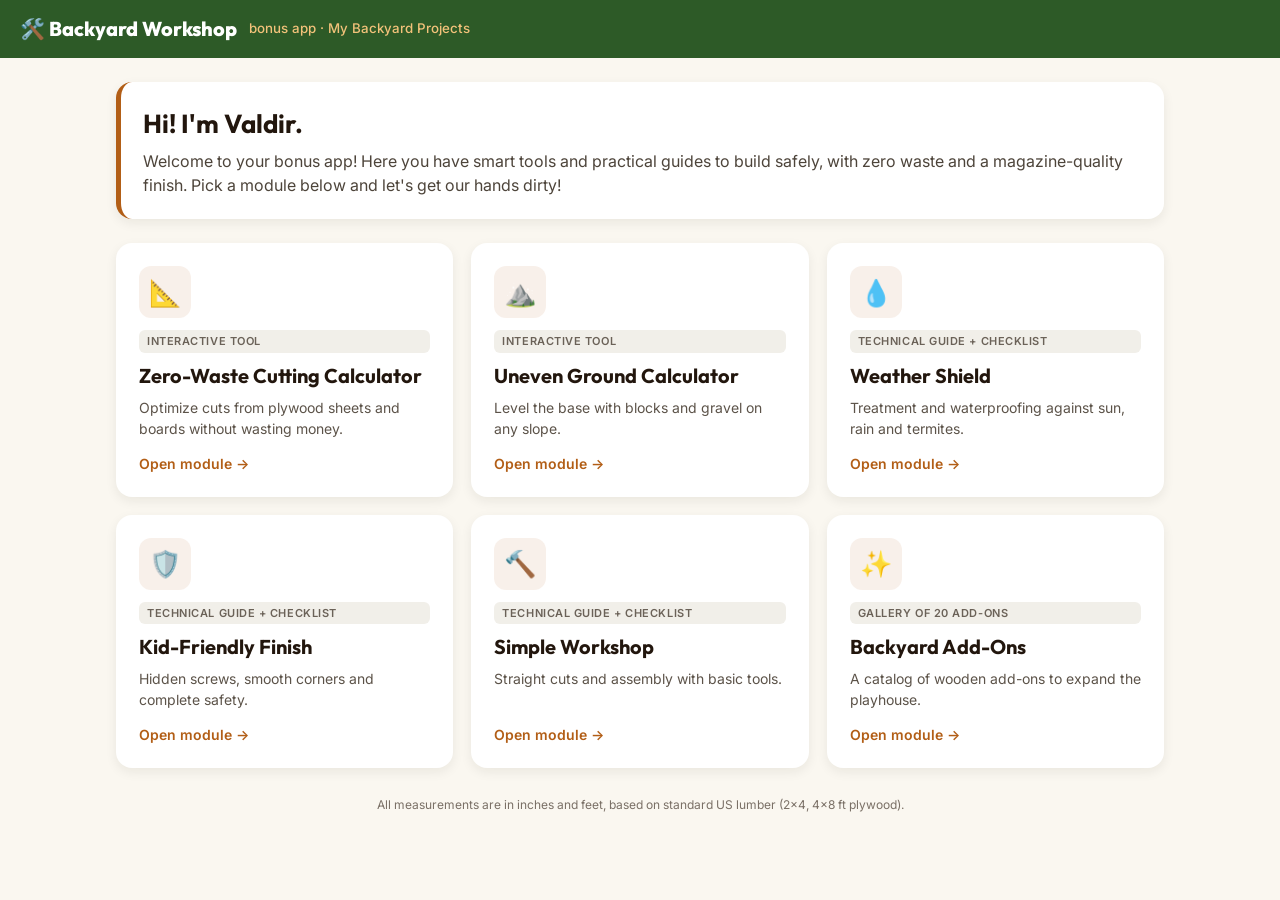
<file: app/index.html>
<!doctype html>
<html lang="en">
<head>
<meta charset="UTF-8" />
<meta name="viewport" content="width=device-width, initial-scale=1.0" />
<title>Backyard Workshop | My Backyard Projects</title>
<meta name="description" content="The bonus app for My Backyard Projects: smart calculators and practical guides to build safely, with zero waste and a magazine-quality finish." />
<link rel="preconnect" href="https://fonts.googleapis.com" />
<link rel="preconnect" href="https://fonts.gstatic.com" crossorigin />
<link href="https://fonts.googleapis.com/css2?family=Inter:wght@400;500;600&family=Outfit:wght@500;600;700;800&display=swap" rel="stylesheet" />
<style>
:root{--primary:#b25e16;--secondary:#2d5a27;--dark:#22160d;--bg:#faf7f0;--surface:#fff;--alert:#d93838;--line:#ece4d4;--shadow:0 4px 12px #22160d12}
*{box-sizing:border-box}
body{margin:0;background:var(--bg);color:var(--dark);font-family:Inter,system-ui,sans-serif;-webkit-font-smoothing:antialiased;line-height:1.5}
h1,h2,h3,.heading{font-family:Outfit,Inter,sans-serif;margin:0}
header.top{background:var(--secondary);color:#fff;padding:14px 20px;display:flex;align-items:center;gap:12px;position:sticky;top:0;z-index:20}
header.top .logo{font-family:Outfit;font-weight:800;font-size:20px;cursor:pointer}
header.top small{color:#f2c27a;font-weight:500}
main{max-width:1080px;margin:0 auto;padding:24px 16px 60px}
.card{background:var(--surface);border-radius:16px;box-shadow:var(--shadow);padding:22px}
.hello{border-left:5px solid var(--primary);margin-bottom:24px}
.hello h2{font-size:26px;margin-bottom:6px}
.grid{display:grid;gap:18px;grid-template-columns:repeat(auto-fill,minmax(290px,1fr))}
.mod{cursor:pointer;display:flex;flex-direction:column;border:1px solid transparent;transition:.2s}
.mod:hover{border-color:#b25e1633;transform:translateY(-2px)}
.ico{width:52px;height:52px;border-radius:12px;background:#b25e1617;display:flex;align-items:center;justify-content:center;font-size:26px;margin-bottom:12px}
.tag{display:inline-block;background:#f1efe9;color:#6b6258;font-size:11px;font-weight:600;border-radius:6px;padding:3px 8px;text-transform:uppercase;letter-spacing:.05em}
.mod h3{font-size:20px;margin:8px 0 6px}.mod p{margin:0 0 14px;color:#5c5349;font-size:14px;flex:1}
.go{color:var(--primary);font-weight:600;font-size:14px}
.back{background:none;border:0;color:#6b6258;font-weight:500;cursor:pointer;margin-bottom:14px;font-size:14px;padding:0}.back:hover{color:var(--primary)}
.two{display:grid;gap:26px;grid-template-columns:1fr 1fr}@media(max-width:860px){.two{grid-template-columns:1fr}}
.box{background:#faf8f3;border:1px solid var(--line);border-radius:12px;padding:16px;margin-bottom:16px}
.box h3{font-size:16px;margin-bottom:12px;display:flex;align-items:center;gap:8px}
.num{background:var(--primary);color:#fff;width:24px;height:24px;border-radius:50%;display:inline-flex;align-items:center;justify-content:center;font-size:13px}
label.l{display:block;font-size:12px;color:#7a7066;margin-bottom:3px}
input,select{width:100%;border:1px solid #dfd6c4;border-radius:8px;padding:9px 10px;font:inherit;font-size:14px;background:#fff}
input:focus,select:focus{outline:2px solid var(--primary);border-color:transparent}
.row{display:grid;gap:10px}.c3{grid-template-columns:repeat(3,1fr)}.c4{grid-template-columns:2fr 1fr 1fr 1fr}.c2{grid-template-columns:1fr 1fr}
.btn{background:var(--primary);color:#fff;border:0;border-radius:8px;padding:10px 14px;font-weight:600;cursor:pointer;font-size:14px}.btn:hover{opacity:.9}
.btn.ghost{background:#fff;color:var(--primary);border:1px solid #dfd6c4}
.parts{max-height:210px;overflow:auto;margin-top:10px}
.part{display:flex;align-items:center;justify-content:space-between;background:#fff;border:1px solid var(--line);border-radius:8px;padding:7px 10px;margin-bottom:6px;font-size:14px}
.part button{border:0;background:none;color:#d96b6b;cursor:pointer;font-size:16px}
.alert{border-radius:12px;padding:12px 14px;font-size:14px;margin-bottom:14px}.alert.red{background:#fdecec;border:1px solid #f3c3c3;color:#8a2121}.alert.orange{background:#fff3e3;border:1px solid #f5d3a3;color:#8a4b0b}
.stats{display:grid;grid-template-columns:repeat(3,1fr);gap:10px;background:#faf8f3;border:1px solid var(--line);border-radius:12px 12px 0 0;padding:12px}
.stats small{display:block;font-size:11px;font-weight:600;text-transform:uppercase;letter-spacing:.05em;color:#7a7066}.stats b{font-family:Outfit;font-size:22px}
.svgwrap{border:1px solid var(--line);border-top:0;padding:12px;background:#fff}
.cap{background:#faf8f3;border:1px solid var(--line);border-top:0;border-radius:0 0 12px 12px;padding:8px 12px;font-size:12px;color:#7a7066;text-align:center}
ol.steps{padding-left:20px;margin:0}ol.steps li{margin-bottom:8px;font-size:14px}
.sheetpick{margin-top:10px;font-size:13px}
.shop{display:grid;gap:8px}.shop div{display:flex;justify-content:space-between;background:#fff;border:1px solid var(--line);border-radius:8px;padding:9px 12px;font-size:14px}.shop b{color:var(--secondary)}
.guide h2{font-size:28px;margin-bottom:8px}.guide .intro{color:#5c5349;margin-bottom:22px}
.stepitem{display:flex;gap:12px;margin-bottom:12px;font-size:15px}.stepitem .num{flex:none;margin-top:2px}
.chk{display:flex;gap:10px;align-items:flex-start;padding:10px 12px;border:1px solid var(--line);border-radius:10px;margin-bottom:8px;cursor:pointer;background:#fff;font-size:14px}
.chk.done{background:#eef6ec;border-color:#bfe0b8;color:#38642f}.chk input{width:18px;height:18px;margin-top:1px;accent-color:var(--secondary);flex:none}
.bar{height:8px;background:#eee7d8;border-radius:99px;overflow:hidden;margin:6px 0 16px}.bar i{display:block;height:100%;background:var(--secondary);transition:.3s}
.filters{display:flex;flex-wrap:wrap;gap:8px;margin:0 0 22px}
.pill{border:1px solid #dfd6c4;background:#fff;color:#5c5349;border-radius:99px;padding:7px 14px;font-size:14px;font-weight:500;cursor:pointer}.pill.on{background:var(--primary);color:#fff;border-color:var(--primary)}
.acc{display:flex;flex-direction:column}.acc .top{display:flex;justify-content:space-between;margin-bottom:12px;gap:6px}
.diff{font-size:10px;font-weight:700;border-radius:5px;padding:3px 8px;text-transform:uppercase;letter-spacing:.05em}.easy{background:#dff3dc;color:#2e6b24}.med{background:#fbf0c8;color:#8a6a0b}
.acc h3{font-size:18px;margin-bottom:6px}.acc p{margin:0 0 16px;color:#5c5349;font-size:14px;flex:1}
.modal{position:fixed;inset:0;background:#0008;z-index:50;display:none;align-items:center;justify-content:center;padding:16px}.modal.open{display:flex}
.sheet{background:#fff;border-radius:16px;max-width:660px;width:100%;max-height:90vh;overflow:auto}
.sheet header{background:#faf8f3;border-bottom:1px solid var(--line);padding:14px 18px;display:flex;justify-content:space-between;align-items:center;position:sticky;top:0}
.sheet .in{padding:18px}.sheet h4{font-family:Outfit;margin:16px 0 8px;font-size:15px;color:var(--secondary)}.sheet ul{margin:0;padding-left:18px;font-size:14px}.sheet li{margin-bottom:4px}
.x{border:0;background:none;font-size:22px;cursor:pointer;color:#6b6258}
.note{font-size:12px;color:#7a7066;margin-top:14px}
</style>
</head>
<body>
<header class="top"><span class="logo" onclick="go(null)">🛠️ Backyard Workshop</span><small>bonus app · My Backyard Projects</small></header>
<main id="app"></main>
<div class="modal" id="modal"><div class="sheet" id="sheet"></div></div>

<script>
/* ============================================================
   CONTENT
   ============================================================ */
const MODULES = [
  { id: 1, icon: '📐', tag: 'Interactive tool', title: 'Zero-Waste Cutting Calculator', desc: 'Optimize cuts from plywood sheets and boards without wasting money.' },
  { id: 2, icon: '⛰️', tag: 'Interactive tool', title: 'Uneven Ground Calculator', desc: 'Level the base with blocks and gravel on any slope.' },
  { id: 3, icon: '💧', tag: 'Technical guide + checklist', title: 'Weather Shield', desc: 'Treatment and waterproofing against sun, rain and termites.' },
  { id: 4, icon: '🛡️', tag: 'Technical guide + checklist', title: 'Kid-Friendly Finish', desc: 'Hidden screws, smooth corners and complete safety.' },
  { id: 5, icon: '🔨', tag: 'Technical guide + checklist', title: 'Simple Workshop', desc: 'Straight cuts and assembly with basic tools.' },
  { id: 6, icon: '✨', tag: 'Gallery of 20 add-ons', title: 'Backyard Add-Ons', desc: 'A catalog of wooden add-ons to expand the playhouse.' },
];

const GUIDES = {
  3: { title: 'Weather Shield', intro: "Hey there, friend! Wood outdoors needs some love. If we don't protect it, the sun scorches it, rain swells it and termites throw a party. Follow these steps and the playhouse will last for generations. No rush: the secret is in the care.",
    steps: ['Dry the wood completely, then sand with 120-grit sandpaper.', 'Apply a clear termite/borate treatment on every face, corner and hole.', 'Apply penetrating stain in 2 or 3 coats (never use regular varnish outdoors: it peels).', 'Carefully seal the end grain and the bottoms of the boards, where water tries to get in.', 'Maintenance calendar: do a light touch-up every 2 years.'],
    checklist: ['Check that the wood is dry and clean', 'Sand (120-grit) with the grain', 'Apply 1 coat of termite treatment', 'Wait 24 hours to dry', 'Apply the 1st coat of penetrating stain', 'Very light sanding (240-grit) between coats', 'Apply the 2nd coat of stain', 'Seal the ends of vertical boards extra well'] },
  4: { title: 'Kid-Friendly Finish', intro: "Safety first, always! Kids run, bump and play without looking. Our mission is to make sure there is no loose point, sharp corner or place to pinch little fingers. Go through this list carefully.",
    steps: ['Hidden screws: use a 15° pocket-hole jig to hide the screw heads.', 'Round over all sharp corners and edges (radius of at least 1/8″, with a router or sander).', 'Leave a 5/8″ gap at door hinges and stops to prevent finger crushing.', 'Always use 1/8″ acrylic instead of glass in windows.', 'Structural bracing with corner brackets, protecting against strong winds.'],
    checklist: ['Drill the hidden pocket holes in the framing', 'Check that screw heads are 100% countersunk', 'Sand all edges and corners (doors, windows, furniture)', 'Set the 5/8″ gap at the door stop', 'Install 1/8″ acrylic in the windows (no glass!)', 'Remove splinters and debris from inside the playhouse', 'Fasten the bracing corner brackets at the base'] },
  5: { title: 'Simple Workshop', intro: "You don't need a fancy woodshop to do magazine-quality work! With a handful of basic tools, a makeshift workbench and attention to square, you can work wonders. Here are Valdir's tips:",
    steps: ['Set up a level makeshift workbench using two sawhorses and a sacrificial sheet.', 'Make a straight-cut guide by clamping an aluminum ruler or a straight board.', 'Check for square: use the old 3-4-5 rule to guarantee perfect 90° angles.', "Set the drill/driver's clutch (torque): avoid driving through the wood or stripping the screw."],
    checklist: ['Set up a level workbench', 'Test the guide on a scrap piece before the real cut', 'Check the platform for square with the 3-4-5 rule', 'Adjust the circular-saw blade depth', "Set the drill/driver's clutch for the wood being used", 'Wear safety glasses and hearing protection'] },
};

const ACC = [
 { id:'a1', name:'Mini Deck Porch', cat:'Entrance & Connection', diff:'Medium', desc:'A charming front deck to expand the play area.', mat:['Leftover deck boards (min. 20″)','Leftover 2×4s for the base','Deck screws'], steps:['Build a base frame from the 2×4s (level)','Screw down the deck boards leaving a 1/8″ gap between them','Sand the front edges well and apply stain'], chk:['Anchor the base against tipping','Add non-slip grooves (or sand rough)','Check that gaps are no more than 1/8″ (prevents pinched fingers)'] },
 { id:'a2', name:'Gentle Climbing Ramp', cat:'Entrance & Connection', diff:'Easy', desc:'An accessible, safe ramp as an alternative to steps.', mat:['Half sheet of marine plywood','Thin traction slats','Heavy-duty hinges'], steps:['Cut the plywood at the ideal slope (max 15 degrees)','Glue and nail cross slats every 4″','Attach to the playhouse base with heavy hinges'], chk:['Check the traction slats are fastened (no exposed nails)','Test the slope to prevent slipping','Anchor the ramp base to the ground'] },
 { id:'a3', name:'Safety Step Ladder', cat:'Entrance & Connection', diff:'Medium', desc:'A 2- or 3-step stair with a height sized for kids.', mat:['Leftover 2×4s','Leftover wide boards','#10 × 2″ screws'], steps:['Cut the stringers (sides) at an angle','Fasten horizontal cleats to the stringers for the steps','Screw the steps down from the top'], chk:['Maximum step height: 6″ (kid ergonomics)','Rounded step edges','Double fastening on each side of the step'] },
 { id:'a4', name:'Walkway Bridge', cat:'Entrance & Connection', diff:'Medium', desc:'A suspended or rigid walkway linking the playhouse to a spot outside.', mat:['Long leftover beams','Heavy nylon or sisal rope','Short boards'], steps:['Build the base with the two long beams in parallel','Screw the short boards on perpendicular','Use the rope to make a playful railing'], chk:['Proper tension on the rope railing','Sturdy anchoring at both ends of the bridge','Check that ropes do not form dangerous loops'] },
 { id:'a5', name:'Colonial Mini Fence', cat:'Entrance & Connection', diff:'Easy', desc:'A mini wooden fence marking out the playhouse yard.', mat:['Thin slats (roof leftovers)','Tie-in rail strips','Finish nails'], steps:['Cut all the pickets the same size with a rounded top','Fasten two horizontal rail lines','Nail on the pickets evenly spaced'], chk:['Picket tops perfectly rounded (no points)','Gap between pickets under 3-1/2″ (prevents head entrapment)','Set the base posts firmly in the ground'] },
 { id:'a6', name:'Little Gate', cat:'Entrance & Connection', diff:'Medium', desc:'A swinging gate with a safe latch.', mat:['Z-brace frame from slats','Thin boards','Surface-mount latch','Hinges'], steps:['Build the Z-frame so the gate does not sag','Cover the frame with the boards','Install the hinges and the latch from the outside'], chk:['Latch high enough, or a child-safe model','5/8″ gap at the latch (anti-crush)','Z-brace installed in the correct direction for gravity'] },
 { id:'a7', name:'Friendly Shade Awning', cat:'Window / Roof / Walls', diff:'Easy', desc:'A wood and fabric structure to shade the front window.', mat:['Old broomsticks','Waterproof canvas fabric','Upholstery staples'], steps:['Make a simple L-frame fixed above the window','Staple the canvas to the wooden frame','Paint the wood to match the playhouse details'], chk:['Ensure a slope for water runoff','Check for exposed staple points','Firm fastening above head height (prevents bumps)'] },
 { id:'a8', name:'Gourmet Window Counter', cat:'Window / Roof / Walls', diff:'Easy', desc:'An outdoor window counter for "selling food" play.', mat:['1 wide board (12″+)','2 triangular wood brackets from leftovers'], steps:['Cut the brackets into a reinforced triangle','Fasten the brackets right below the window','Screw the wide board on top, sanding the edge well'], chk:['Front edge extremely rounded','Test weight on the counter (fastened into a structural stud)','Countersunk, covered screws'] },
 { id:'a9', name:'Classic Flower Box', cat:'Window / Roof / Walls', diff:'Easy', desc:'A rustic little box for real or toy flowers.', mat:['Pine/cedar board scraps','Black plastic sheeting (liner)'], steps:['Build a narrow rectangular box','Line the inside with plastic if using wet soil','Drill 2 drainage holes in the bottom and mount under the window'], chk:['Drainage holes unclogged (prevents rotting the wall)','Careful sanding of the outer edges','Fasten with long screws reaching the inner structure'] },
 { id:'a10', name:'Village Chimney', cat:'Window / Roof / Walls', diff:'Medium', desc:'A decorative wooden chimney to place on the roof.', mat:['4 pieces of plywood or board','Small corner brackets','Brick-red paint'], steps:['Cut the 4 sides at an angle at the base to follow the roof pitch','Assemble the square box','Paint it to look like brick and attach to the roof with construction adhesive or screws and silicone'], chk:['Perfect silicone seal at the base (prevents leaks)','Check firmness against strong winds on the roof','No loose pieces at the top of the chimney'] },
 { id:'a11', name:'Mailbox', cat:'Window / Roof / Walls', diff:'Easy', desc:'A mini mailbox on the side or on the little fence.', mat:['OSB or plywood scraps','1 small hinge','Magnetic catch'], steps:['Build a small box with a sloped little roof','Cut a slot in the front door for "letters"','Install the little door with a hinge to take out the letters'], chk:['Sand the inside of the letter slot (no splinters in hands)','Hinge with no sharp points','Gentle magnetic catch that does not pinch fingers'] },
 { id:'a12', name:'Climbing Panel', cat:'Window / Roof / Walls', diff:'Medium', desc:'A reinforced side wall with kids\' climbing holds.', mat:['Thick marine plywood sheet (3/4″+)','Resin climbing holds (bought) or well-sanded wood blocks','T-nuts'], steps:['Drill the holes in the sheet and hammer in the T-nuts from behind','Fasten the sheet firmly to the playhouse framing','Screw the holds on from the front'], chk:['Re-tighten all hold bolts every two weeks','Check that the T-nuts are not loosening from behind','Safe maximum height, with grass or rubber mulch in the fall zone'] },
 { id:'a13', name:'Flagpole', cat:'Window / Roof / Walls', diff:'Easy', desc:'A pole with a little rope for hoisting fun flags.', mat:['Broom handle','2 small pulleys','Thin nylon rope'], steps:['Fasten one pulley at the top of the pole and another at the base of the house','Attach the pole to the playhouse corner','Run the rope through to form a continuous loop'], chk:['Rope under tension, with no long slack on the ground (trip/strangling risk)','Pole firmly fastened against wind','Pulleys fully closed (no risk of the wheel coming loose)'] },
 { id:'a14', name:'Guardian Storage Bench', cat:'Furniture', diff:'Medium', desc:'An interior bench with an opening seat, perfect for storing toys.', mat:['Plywood sheet or leftover decking','Piano hinge','Soft gas strut or limiter rope'], steps:['Build the bench base box','Install the seat/lid using the piano hinge','Required: install a light gas strut so the lid does not slam shut'], chk:['Anti-crush lock or strut on the lid works perfectly','Ventilation holes in the sides of the box (safety)','3/4″ gap between the lid and the front base for little fingers'] },
 { id:'a15', name:'Folding Wall Table', cat:'Furniture', diff:'Medium', desc:'A wall table that drops down only when needed.', mat:['1 plywood scrap','Hinges','Latch or limit chain'], steps:['Fasten the panel to the inside wall with the hinges at the bottom','Make two hinged legs or diagonal support cables','Install a catch to hold the table closed against the wall'], chk:['Safety latch out of babies\' reach (when closed)','Firm weight support (test by pushing down by hand)','Rounded edges with no sharp corners'] },
 { id:'a16', name:'Corner Shelves', cat:'Furniture', diff:'Easy', desc:'A perfect use of the playhouse\'s inside corners.', mat:['Triangular plywood scraps','Slats for side supports'], steps:['Cut the triangles from the scraps','Fasten the horizontal supports (little slats) on the two wall corners','Glue and nail/screw the triangle onto the slats'], chk:['Shelf fastened to the structure (prevents tipping when pulled)','No exposed screws on the underside','Correct level so the toys do not fall'] },
 { id:'a17', name:'Tool Holder', cat:'Furniture', diff:'Easy', desc:'A panel with pegs to hang toy tools.', mat:['1 flat board or OSB','5/16″ wooden dowel pegs'], steps:['Drill blind holes in the board the same size as the dowel','Glue the dowel pieces in, tilted slightly upward','Fasten the panel to the wall'], chk:['Dowels well glued (they must not come loose and go in a mouth)','Pegs rounded at the tip','Panel sanded, splinter-free'] },
 { id:'a18', name:'Chalkboard', cat:'Furniture', diff:'Easy', desc:'A blackboard painted right onto a wood cutout.', mat:['Plywood scraps','Green or black chalkboard enamel paint','Thin slat for chalk'], steps:['Sand the sheet perfectly smooth','Apply 3 coats of chalkboard paint with a foam roller','Fasten the little slat at the bottom as a chalk tray'], chk:['Blind fastening to the wall (screws hidden by the slat)','Chalk-tray slat well rounded (no sharp corners)','Paint fully cured before use'] },
 { id:'a19', name:'Three-Legged Stool', cat:'Furniture', diff:'Medium', desc:'A rustic little stool that does not wobble on uneven ground.', mat:['Short beam piece or scrap of thick plank','3 pieces of broom handle or round slat'], steps:['Cut the round or triangular seat with rounded corners','Drill angled holes in the base (with a spade bit)','Glue the 3 legs with extra wood glue and lock with a little nail'], chk:['Stability test (it must not tip easily)','All 3 legs sanded splinter-free','Seat corners heavily rounded'] },
 { id:'a20', name:'Picture Frames', cat:'Furniture', diff:'Easy', desc:'Fixed wall frames for family photos or drawings.', mat:['Thin slat/strip scraps','Thin acrylic or acetate','Wood glue'], steps:['Build the frame by gluing the slats with 45° miter cuts','Make a back from a hardboard scrap or thick cardboard','Insert the photo protected by the acetate and fasten it to the playhouse wall'], chk:['MANDATORY use of acrylic/acetate (never glass)','Frame screwed firmly to the wall (not hung on a loose nail)','Flawless sanding of the small edges'] },
];
const CATS = ['All', 'Entrance & Connection', 'Window / Roof / Walls', 'Furniture'];

/* ============================================================
   UTILITIES
   ============================================================ */
const $ = (s, r = document) => r.querySelector(s);
const esc = (s) => String(s).replace(/&/g, '&amp;').replace(/</g, '&lt;').replace(/"/g, '&quot;');
const store = {
  get(k, d) { try { const v = localStorage.getItem(k); return v ? JSON.parse(v) : d; } catch (e) { return d; } },
  set(k, v) { try { localStorage.setItem(k, JSON.stringify(v)); } catch (e) {} },
};
// inches <-> fractions (1/16")
function fmt(v) { let w = Math.floor(v + 1e-9), f = Math.round((v - w) * 16); if (f === 16) { w++; f = 0; } if (!f) return w + '″'; const g = (a, b) => (b ? g(b, a % b) : a), d = g(f, 16); return (w ? w + '-' : '') + f / d + '/' + 16 / d + '″'; }
// accepts 12, 12.5, 12 1/2, 12-1/2, 1/2
function parseIn(s) { s = String(s).trim().replace(/["″”]/g, ''); if (!s) return NaN; const m = s.match(/^(\d+(?:\.\d+)?)?[\s-]*(?:(\d+)\/(\d+))?$/); if (!m || (m[1] === undefined && m[2] === undefined)) return NaN; return (m[1] ? parseFloat(m[1]) : 0) + (m[2] ? parseInt(m[2]) / parseInt(m[3]) : 0); }

/* ============================================================
   ROUTER
   ============================================================ */
let current = null;
function go(id) { current = id; render(); window.scrollTo(0, 0); }
function render() {
  const app = $('#app');
  if (current === null) return (app.innerHTML = home());
  if (current === 1) return (app.innerHTML = '<button class="back" onclick="go(null)">← Back</button>' + cutterShell(), cutterInit());
  if (current === 2) return (app.innerHTML = '<button class="back" onclick="go(null)">← Back</button>' + groundShell(), groundInit());
  if (GUIDES[current]) return (app.innerHTML = '<button class="back" onclick="go(null)">← Back</button>' + guide(current), guideInit(current));
  if (current === 6) return (app.innerHTML = '<button class="back" onclick="go(null)">← Back</button>' + gallery(), galleryInit());
}
function home() {
  return `<div class="card hello"><h2>Hi! I'm Valdir.</h2><p style="margin:0;color:#4d443a">Welcome to your bonus app! Here you have smart tools and practical guides to build safely, with zero waste and a magazine-quality finish. Pick a module below and let's get our hands dirty!</p></div>
  <div class="grid">${MODULES.map((m) => `<div class="card mod" onclick="go(${m.id})"><div class="ico">${m.icon}</div><span class="tag">${m.tag}</span><h3>${m.title}</h3><p>${m.desc}</p><span class="go">Open module →</span></div>`).join('')}</div>
  <p class="note" style="text-align:center;margin-top:28px">All measurements are in inches and feet, based on standard US lumber (2×4, 4×8 ft plywood).</p>`;
}

/* ============================================================
   MODULE 1 — CUTTING CALCULATOR (guillotine packing, inches)
   ============================================================ */
const cut = { mode: 'sheet', L: 96, W: 48, kerf: 0.125, parts: store.get('cut-parts', []) };
function cutterShell() {
  return `<div class="card"><h2 class="heading" style="font-size:28px;margin-bottom:4px">Zero-Waste Cutting Calculator</h2>
  <p style="color:#5c5349;margin:0 0 22px">Hey, friend! Let's optimize these cuts so you don't waste an inch of lumber.</p>
  <div class="two"><div>
    <div class="box"><h3><span class="num">1</span> Available material</h3>
      <div style="display:flex;gap:16px;margin-bottom:12px;font-size:14px"><label><input type="radio" name="mt" value="sheet" ${cut.mode === 'sheet' ? 'checked' : ''} style="width:auto"> Sheet (plywood / OSB)</label><label><input type="radio" name="mt" value="board" ${cut.mode === 'board' ? 'checked' : ''} style="width:auto"> Board / 2×4 / 2×6</label></div>
      <div class="row c3"><div><label class="l">Length (in)</label><input id="cL" value="${cut.L}"></div><div><label class="l">Width (in)</label><input id="cW" value="${cut.W}" ${cut.mode === 'board' ? 'disabled' : ''}></div><div><label class="l">Saw kerf (in)</label><input id="cK" value="${cut.kerf}"></div></div>
      <div class="sheetpick"><button class="btn ghost" id="p48">4×8 ft sheet</button> <button class="btn ghost" id="p44">4×4 ft sheet</button> <button class="btn ghost" id="pb8">8 ft board</button> <button class="btn ghost" id="pb10">10 ft board</button></div></div>
    <div class="box"><h3><span class="num">2</span> Parts list</h3>
      <div class="row c4" style="margin-bottom:10px"><input id="pN" placeholder="Part name"><input id="pL" placeholder='Length″'><input id="pW" placeholder='Width″'><input id="pQ" type="number" min="1" value="1" placeholder="Qty"></div>
      <button class="btn" id="addP" style="width:100%">+ Add part</button><p class="note" style="margin:8px 0 0">Type sizes like 24, 24.5 or 24 1/2. For boards, width is ignored.</p>
      <div class="parts" id="parts"></div></div>
  </div><div id="cOut"></div></div></div>`;
}
function pack(parts, L, W, kerf, mode) {
  // devolve folhas: [{placed:[...], free:[...]}]
  const items = []; parts.forEach((p) => { for (let i = 0; i < p.qty; i++) items.push({ ...p }); });
  const sheets = []; const unfit = [];
  if (mode === 'board') {
    items.sort((a, b) => b.l - a.l);
    for (const it of items) {
      if (it.l > L) { unfit.push(it); continue; }
      let s = sheets.find((s) => s.used + it.l + (s.placed.length ? kerf : 0) <= L + 1e-9);
      if (!s) { s = { placed: [], used: 0 }; sheets.push(s); }
      const x = s.placed.length ? s.used + kerf : 0; s.placed.push({ ...it, x, y: 0, w: it.l, h: W }); s.used = x + it.l;
    }
    sheets.forEach((s) => (s.free = L - s.used > 6 ? [{ x: s.used + kerf, y: 0, w: L - s.used - kerf, h: W }] : []));
    return { sheets, unfit };
  }
  items.sort((a, b) => b.l * b.w - a.l * a.w);
  const mk = () => ({ placed: [], rects: [{ x: 0, y: 0, w: L, h: W }] });
  for (const it of items) {
    let done = false;
    const fits = (r, w, h) => w <= r.w + 1e-9 && h <= r.h + 1e-9;
    if (!(fits({ w: L, h: W }, it.l, it.w) || fits({ w: L, h: W }, it.w, it.l))) { unfit.push(it); continue; }
    for (const s of sheets) {
      let best = null;
      for (const r of s.rects) for (const rot of [false, true]) { const w = rot ? it.w : it.l, h = rot ? it.l : it.w; if (fits(r, w, h)) { const sc = Math.min(r.w - w, r.h - h); if (!best || sc < best.sc) best = { r, w, h, rot, sc }; } }
      if (best) { place(s, best, it, kerf); done = true; break; }
    }
    if (!done) { const s = mk(); sheets.push(s); const r = s.rects[0]; const rot = !(fits(r, it.l, it.w)); place(s, { r, w: rot ? it.w : it.l, h: rot ? it.l : it.w, rot }, it, kerf); }
  }
  sheets.forEach((s) => (s.free = s.rects.filter((r) => r.w >= 8 && r.h >= 8)));
  return { sheets, unfit };
}
function place(s, b, it, kerf) {
  const { r, w, h, rot } = b; s.placed.push({ ...it, x: r.x, y: r.y, w, h, rot });
  s.rects.splice(s.rects.indexOf(r), 1);
  const right = { x: r.x + w + kerf, y: r.y, w: r.w - w - kerf, h }, down = { x: r.x, y: r.y + h + kerf, w: r.w, h: r.h - h - kerf };
  if (right.w > 0.01 && right.h > 0.01) s.rects.push(right); if (down.w > 0.01 && down.h > 0.01) s.rects.push(down);
}
function cutterInit() {
  const sync = () => { cut.L = parseIn($('#cL').value) || 96; cut.W = parseIn($('#cW').value) || 48; cut.kerf = Math.max(0, parseIn($('#cK').value) || 0); cutterCalc(); };
  document.querySelectorAll('input[name=mt]').forEach((r) => (r.onchange = () => { cut.mode = r.value; if (r.value === 'board') { cut.L = 96; cut.W = 3.5; } else { cut.L = 96; cut.W = 48; } render(); }));
  ['cL', 'cW', 'cK'].forEach((id) => ($('#' + id).oninput = sync));
  $('#p48').onclick = () => { cut.mode = 'sheet'; cut.L = 96; cut.W = 48; render(); };
  $('#p44').onclick = () => { cut.mode = 'sheet'; cut.L = 48; cut.W = 48; render(); };
  $('#pb8').onclick = () => { cut.mode = 'board'; cut.L = 96; cut.W = 3.5; render(); };
  $('#pb10').onclick = () => { cut.mode = 'board'; cut.L = 120; cut.W = 3.5; render(); };
  $('#addP').onclick = () => {
    const name = $('#pN').value.trim(), l = parseIn($('#pL').value), w = cut.mode === 'board' ? cut.W : parseIn($('#pW').value), q = parseInt($('#pQ').value);
    if (!name || !(l > 0) || !(w > 0) || !(q > 0)) return;
    cut.parts.push({ id: Math.random().toString(36).slice(2), name, l, w, qty: q }); store.set('cut-parts', cut.parts);
    $('#pN').value = ''; $('#pL').value = ''; $('#pW').value = ''; $('#pQ').value = 1; cutterCalc();
  };
  cutterCalc();
}
function cutterCalc() {
  $('#parts').innerHTML = cut.parts.length ? cut.parts.map((p) => `<div class="part"><span style="flex:1;font-weight:500">${esc(p.name)}</span><span style="color:#7a7066;font-size:12px;margin-right:10px">${fmt(p.l)} × ${fmt(p.w)} (×${p.qty})</span><button onclick="delPart('${p.id}')" title="Remove">🗑</button></div>`).join('') : '<p style="color:#a39a8c;font-style:italic;font-size:14px;margin:0">No parts added yet.</p>';
  const out = $('#cOut'); if (!cut.parts.length) return (out.innerHTML = '');
  const { sheets, unfit } = pack(cut.parts, cut.L, cut.mode === 'board' ? cut.W : cut.W, cut.kerf, cut.mode);
  const total = sheets.length * cut.L * cut.W, used = sheets.reduce((a, s) => a + s.placed.reduce((b, p) => b + p.w * p.h, 0), 0);
  const perc = total ? (used / total) * 100 : 0, scrapArea = sheets.reduce((a, s) => a + s.free.reduce((b, r) => b + r.w * r.h, 0), 0);
  const unit = cut.mode === 'board' ? 'board' : 'sheet';
  let h = '';
  if (unfit.length) h += `<div class="alert red"><b>Heads up:</b> ${unfit.length} piece(s) are larger than your ${unit} (${fmt(cut.L)}${cut.mode === 'sheet' ? ' × ' + fmt(cut.W) : ''}). Split the piece or use a bigger ${unit}: <i>${[...new Set(unfit.map((u) => esc(u.name)))].join(', ')}</i>.</div>`;
  if (sheets.length > 1) h += `<div class="alert orange"><b>You'll need ${sheets.length} ${unit}s</b> to complete all the cuts. The diagrams below show each one.</div>`;
  h += `<div class="stats"><div><small>Yield</small><b style="color:${perc > 85 ? 'var(--secondary)' : perc >= 60 ? '#e08a1e' : 'var(--alert)'}">${perc.toFixed(1)}%</b></div><div><small>${unit}s needed</small><b>${sheets.length}</b></div><div style="text-align:right"><small>Usable leftovers</small><b style="font-size:17px;color:var(--secondary)">${(scrapArea / 144).toFixed(2)} sq ft</b></div></div>`;
  h += sheets.map((s, si) => svgSheet(s, si)).join('');
  h += `<div class="cap">Hatched empty areas (leftovers over 8″) are usable scraps — save them for the Add-Ons gallery!</div>`;
  h += `<div class="box" style="margin-top:16px"><h3>Cutting order</h3><ol class="steps">${sheets.map((s, si) => s.placed.map((p, i) => `<li>${sheets.length > 1 ? `<b>${unit} ${si + 1}:</b> ` : ''}<b>${esc(p.name)}</b> — cut ${fmt(p.w)} × ${fmt(p.h)} at ${fmt(p.x)} from the left${cut.mode === 'sheet' ? ' and ' + fmt(p.y) + ' from the top' : ''}${p.rot ? ' <i>(rotated 90°)</i>' : ''}</li>`).join('')).join('')}</ol></div>`;
  out.innerHTML = h;
}
function svgSheet(s, si) {
  const L = cut.L, W = cut.W, pad = Math.max(L, W) * 0.01;
  const fs = (w, h) => Math.max(2, Math.min(w, h, 14) * 0.3);
  return `<div class="svgwrap"><div style="font-size:12px;font-weight:600;color:#7a7066;margin-bottom:4px">${cut.mode === 'board' ? 'Board' : 'Sheet'} ${si + 1} — ${fmt(L)}${cut.mode === 'sheet' ? ' × ' + fmt(W) : ''}</div>
  <svg viewBox="0 0 ${L} ${W}" style="width:100%;max-height:${cut.mode === 'board' ? 110 : 300}px;background:#fce5cd;border:2px solid #b25e16;border-radius:3px"><defs><pattern id="h${si}" width="3" height="3" patternTransform="rotate(45)" patternUnits="userSpaceOnUse"><line x1="0" y1="0" x2="0" y2="3" stroke="#9ca3af" stroke-width=".5"/></pattern></defs>
  ${s.free.map((r) => `<rect x="${r.x}" y="${r.y}" width="${r.w}" height="${r.h}" fill="url(#h${si})" opacity=".6"/>`).join('')}
  ${s.placed.map((p) => `<g><rect x="${p.x}" y="${p.y}" width="${p.w}" height="${p.h}" fill="#ffe4b5" stroke="#8b4513" stroke-width=".25"/>${p.w > 5 && p.h > 2.4 ? `<text x="${p.x + p.w / 2}" y="${p.y + p.h / 2}" text-anchor="middle" dominant-baseline="middle" font-size="${fs(p.w, p.h)}" fill="#5c3a21" font-weight="700">${esc(p.name)}</text>${p.h > 6 ? `<text x="${p.x + p.w / 2}" y="${p.y + p.h / 2 + fs(p.w, p.h) * 1.1}" text-anchor="middle" dominant-baseline="middle" font-size="${fs(p.w, p.h) * 0.7}" fill="#8b4513">${fmt(p.w)} × ${fmt(p.h)}</text>` : ''}` : ''}</g>`).join('')}</svg></div>`;
}
function delPart(id) { cut.parts = cut.parts.filter((p) => p.id !== id); store.set('cut-parts', cut.parts); cutterCalc(); }

/* ============================================================
   MODULE 2 — UNEVEN GROUND CALCULATOR (feet)
   ============================================================ */
const gr = store.get('ground', { L: 6, W: 4, drop: 6 });
function groundShell() {
  return `<div class="card"><h2 class="heading" style="font-size:28px;margin-bottom:4px">Uneven Ground Calculator</h2>
  <p style="color:#5c5349;margin:0 0 22px">Level foundation on any slope: concrete deck blocks on a gravel pad, with skids (runners) on top.</p>
  <div class="two"><div>
   <div class="box"><h3><span class="num">1</span> Your playhouse footprint</h3>
    <div class="row c3"><div><label class="l">Length (ft)</label><input id="gL" value="${gr.L}"></div><div><label class="l">Width (ft)</label><input id="gW" value="${gr.W}"></div><div><label class="l">Ground drop (in)</label><input id="gD" value="${gr.drop}"></div></div>
    <p class="note" style="margin-bottom:0">Ground drop = how many inches lower the low corner is compared to the high corner, measured with a string line and a level.</p></div>
   <div class="box"><h3><span class="num">2</span> How to do it</h3><ol class="steps">
    <li>Mark the support points using string and stakes.</li><li>Dig shallow holes (4″ deep), add 2–4″ of compactable gravel and tamp it hard.</li><li>Set the first block at the <b>highest</b> point of the ground.</li><li>Transfer that level to the other blocks with a water level or a long straight board and level, shimming with wood shims or extra blocks.</li><li>Place the skids (4×4 ground-contact runners) on the blocks and fasten them.</li></ol></div>
  </div><div id="gOut"></div></div></div>`;
}
function groundInit() { ['gL', 'gW', 'gD'].forEach((id) => ($('#' + id).oninput = groundCalc)); groundCalc(); }
function groundCalc() {
  gr.L = parseFloat($('#gL').value) || 0; gr.W = parseFloat($('#gW').value) || 0; gr.drop = parseFloat($('#gD').value) || 0; store.set('ground', gr);
  if (gr.L <= 0 || gr.W <= 0) return ($('#gOut').innerHTML = '');
  const skids = Math.max(2, Math.ceil(gr.W / 4) + 1), pts = Math.max(2, Math.ceil(gr.L / 5) + 1), blocks = skids * pts, gravel = blocks * 25, bags = Math.ceil(gravel / 40), skidFt = skids * gr.L;
  const heights = Array.from({ length: pts }, (_, i) => (i / (pts - 1)) * gr.drop);
  const svgW = 400; const pillars = heights.map((hh, i) => { const x = 20 + i * (360 / (pts - 1)), y = 60 + 80 * (i / (pts - 1)); return `<rect x="${x - 15}" y="55" width="30" height="${y - 55 + 12}" fill="#d9cdb7" stroke="#8b7a5a"/><text x="${x}" y="${y + 30}" text-anchor="middle" font-size="9" fill="#555">#${i + 1}</text>${i > 0 ? `<text x="${x}" y="48" text-anchor="middle" font-size="9" fill="#b25e16" font-weight="700">+${hh.toFixed(1)}″</text>` : ''}`; }).join('');
  $('#gOut').innerHTML = `<div class="box"><h3>🛒 Shopping list</h3><div class="shop">
   <div><span>Concrete deck blocks</span><b>${blocks}</b></div><div><span>Compactable gravel (≈25 lb per block)</span><b>${gravel} lb ≈ ${bags} bags (40 lb)</b></div><div><span>Skids / runners (4×4 ground-contact)</span><b>${skids} × ${gr.L} ft = ${skidFt} linear ft</b></div><div><span>Layout</span><b>${skids} skids × ${pts} support points</b></div></div></div>
   <div class="box"><h3>Side view — extra height to add at each support point</h3><svg viewBox="0 0 ${svgW} 190" style="width:100%"><rect width="${svgW}" height="190" fill="#f6f1e6" rx="8"/><polygon points="0,${60 + 12} ${svgW},${140 + 12} ${svgW},190 0,190" fill="#c9b48a" opacity=".6"/><polyline points="20,55 380,55" stroke="#2d5a27" stroke-width="2" stroke-dasharray="5 4" fill="none"/><text x="200" y="40" text-anchor="middle" font-size="10" fill="#2d5a27" font-weight="700">Level line (top of the skids)</text>${pillars}</svg>
   <p class="note">Numbers show how many inches taller than support #1 each block stack needs to be (add shims or extra gravel/blocks). Check with a level — the ground rarely slopes perfectly evenly.</p></div>`;
}

/* ============================================================
   MODULES 3–5 — GUIDES WITH CHECKLIST
   ============================================================ */
function guide(id) {
  const g = GUIDES[id]; return `<div class="card guide"><h2>${g.title}</h2><p class="intro">${g.intro}</p>
  <div class="two"><div><h3 style="font-size:18px;margin-bottom:12px">Step by step</h3>${g.steps.map((s, i) => `<div class="stepitem"><span class="num">${i + 1}</span><span>${s}</span></div>`).join('')}</div>
  <div><h3 style="font-size:18px;margin-bottom:6px">Checklist</h3><div id="gp" style="font-size:12px;color:#7a7066"></div><div class="bar"><i id="gb" style="width:0"></i></div><div id="gc"></div><button class="btn ghost" id="gr" style="margin-top:6px">Reset checklist</button></div></div></div>`;
}
function guideInit(id) {
  const g = GUIDES[id], key = 'chk-' + id; let st = store.get(key, {});
  const draw = () => {
    $('#gc').innerHTML = g.checklist.map((c, i) => `<label class="chk ${st[i] ? 'done' : ''}"><input type="checkbox" data-i="${i}" ${st[i] ? 'checked' : ''}><span>${c}</span></label>`).join('');
    const n = g.checklist.filter((_, i) => st[i]).length; $('#gp').textContent = `${n} of ${g.checklist.length} done`; $('#gb').style.width = (n / g.checklist.length) * 100 + '%';
    document.querySelectorAll('#gc input').forEach((c) => (c.onchange = () => { st[c.dataset.i] = c.checked; store.set(key, st); draw(); }));
  };
  $('#gr').onclick = () => { st = {}; store.set(key, st); draw(); }; draw();
}

/* ============================================================
   MODULE 6 — ADD-ONS GALLERY
   ============================================================ */
let cat = 'All';
function gallery() {
  return `<h2 class="heading" style="font-size:30px;margin-bottom:6px">Backyard Add-Ons Gallery</h2><p style="color:#5c5349;max-width:720px;margin:0 0 20px">Expand the fun using leftover wood! Pick a project to see the materials, the step-by-step and the essential safety checklist.</p>
  <div class="filters" id="flt"></div><div class="grid" id="gg"></div>`;
}
function galleryInit() {
  $('#flt').innerHTML = CATS.map((c) => `<button class="pill ${c === cat ? 'on' : ''}" data-c="${esc(c)}">${c}</button>`).join('');
  document.querySelectorAll('.pill').forEach((b) => (b.onclick = () => { cat = b.dataset.c; galleryInit(); }));
  $('#gg').innerHTML = ACC.filter((a) => cat === 'All' || a.cat === cat).map((a) => `<div class="card acc"><div class="top"><span class="tag">${a.cat}</span><span class="diff ${a.diff === 'Easy' ? 'easy' : 'med'}">${a.diff === 'Easy' ? '🟢 Easy' : '🟡 Medium'}</span></div><h3>${a.name}</h3><p>${a.desc}</p><button class="btn ghost" onclick="openAcc('${a.id}')">View project</button></div>`).join('');
}
function openAcc(id) {
  const a = ACC.find((x) => x.id === id), key = 'acc-' + id; let st = store.get(key, {});
  const draw = () => {
    $('#sheet').innerHTML = `<header><h3 style="font-size:20px">${a.name}</h3><button class="x" onclick="closeAcc()" aria-label="Close">×</button></header><div class="in"><p style="margin:0 0 4px;color:#5c5349">${a.desc}</p>
    <h4>Materials</h4><ul>${a.mat.map((m) => `<li>${m}</li>`).join('')}</ul><h4>Step by step</h4><ol class="steps">${a.steps.map((s) => `<li>${s}</li>`).join('')}</ol>
    <h4>Essential safety checklist</h4>${a.chk.map((c, i) => `<label class="chk ${st[i] ? 'done' : ''}"><input type="checkbox" data-i="${i}" ${st[i] ? 'checked' : ''}><span>${c}</span></label>`).join('')}
    <p class="note">Always supervise children, and follow your local building codes.</p></div>`;
    document.querySelectorAll('#sheet input').forEach((c) => (c.onchange = () => { st[c.dataset.i] = c.checked; store.set(key, st); draw(); }));
  };
  draw(); $('#modal').classList.add('open');
}
function closeAcc() { $('#modal').classList.remove('open'); }
$('#modal').onclick = (e) => { if (e.target.id === 'modal') closeAcc(); };
document.addEventListener('keydown', (e) => { if (e.key === 'Escape') closeAcc(); });

render();
</script>
</body>
</html>
</file>
